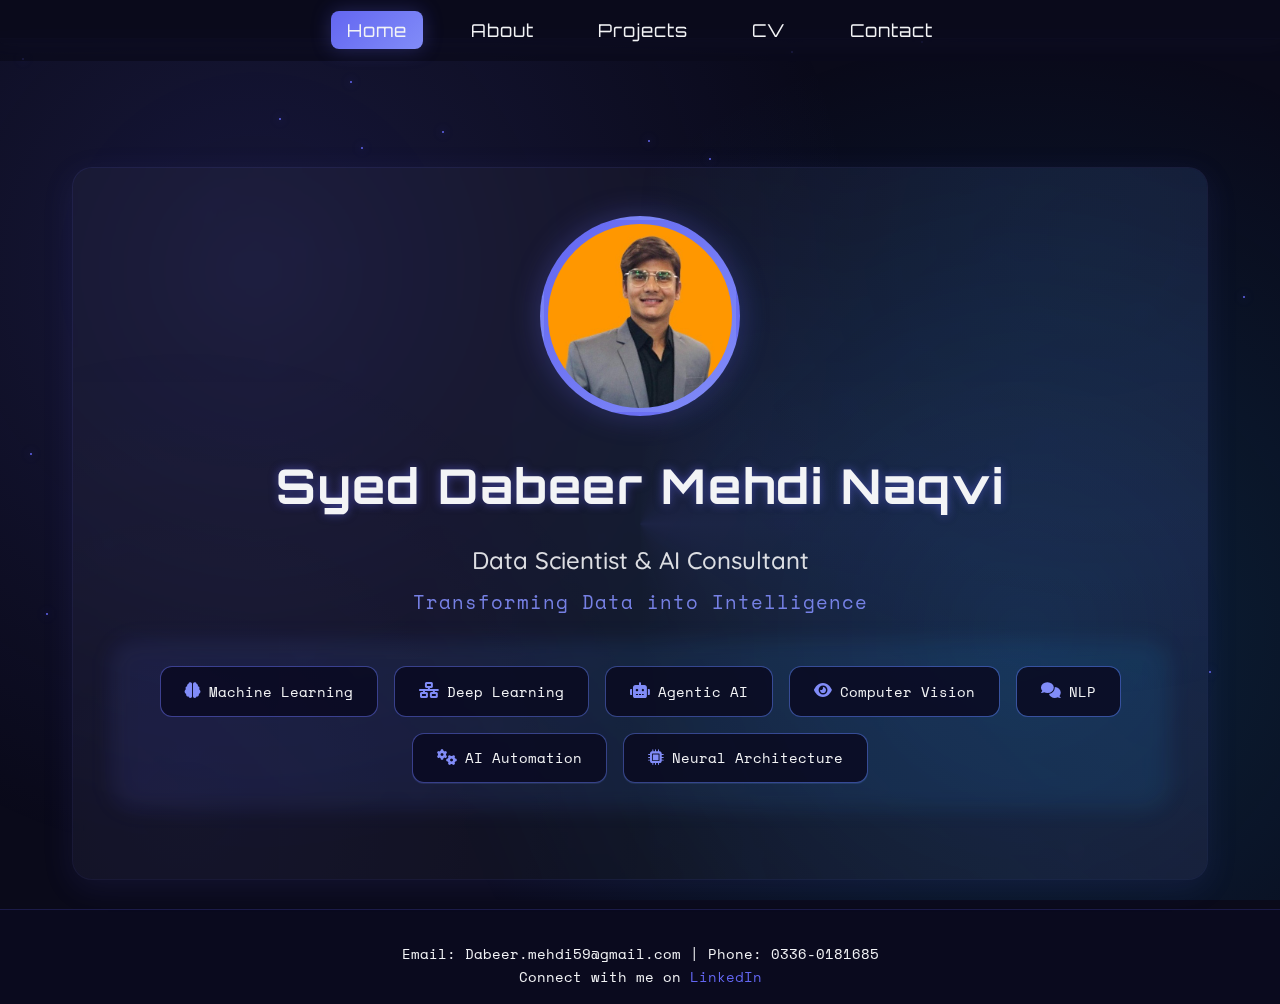
<file: index.html>
<!DOCTYPE html>
<html lang="en">
<head>
    <meta charset="UTF-8">
    <meta name="viewport" content="width=device-width, initial-scale=1.0">
    <title>Syed Dabeer Mehdi Naqvi - AI & Data Science Portfolio</title>
    <link rel="stylesheet" href="styles.css">
    <link rel="stylesheet" href="https://cdnjs.cloudflare.com/ajax/libs/font-awesome/6.0.0/css/all.min.css">
    <meta name="description" content="Portfolio of Syed Dabeer Mehdi Naqvi - AI Engineer specializing in Machine Learning, Deep Learning, and Intelligent Systems">
</head>
<body>
    <!-- Particle Container -->
    <div class="particles" id="particles"></div>

    <header>
        <nav>
            <ul>
                <li><a href="index.html" class="active">Home</a></li>
                <li><a href="about.html">About</a></li>
                <li><a href="projects.html">Projects</a></li>
                <li><a href="cv.html">CV</a></li>
                <li><a href="contact.html">Contact</a></li>
            </ul>
        </nav>
    </header>

    <main>
        <section class="profile-section">
            <img src="1710089454415.jfif" alt="Syed Dabeer Mehdi Naqvi">
            <h1>Syed Dabeer Mehdi Naqvi</h1>
            <p class="lead">Data Scientist & AI Consultant</p>
            <p class="subtitle">Transforming Data into Intelligence</p>
            
            <div class="tech-stack">
                <span class="tech-tag" data-type="ai">
                    <i class="fas fa-brain"></i>
                    Machine Learning
                </span>
                <span class="tech-tag" data-type="ai">
                    <i class="fas fa-network-wired"></i>
                    Deep Learning
                </span>
                <span class="tech-tag" data-type="ai">
                    <i class="fas fa-robot"></i>
                    Agentic AI
                </span>
                <span class="tech-tag" data-type="ai">
                    <i class="fas fa-eye"></i>
                    Computer Vision
                </span>
                <span class="tech-tag" data-type="ai">
                    <i class="fas fa-comments"></i>
                    NLP
                </span>
                <span class="tech-tag" data-type="ai">
                    <i class="fas fa-cogs"></i>
                    AI Automation
                </span>
                <span class="tech-tag" data-type="ai">
                    <i class="fas fa-microchip"></i>
                    Neural Architecture
                </span>
            </div>
        </section>
    </main>

    <footer>
        <div class="contact-info">
            <p>Email: Dabeer.mehdi59@gmail.com | Phone: 0336-0181685</p>
            <p>Connect with me on <a href="https://www.linkedin.com/in/dabeer-naqvi-3085711b7" target="_blank">LinkedIn</a></p>
        </div>
    </footer>

    <script>
        // Create particles
        function createParticles() {
            const particlesContainer = document.getElementById('particles');
            const numberOfParticles = 50;

            for (let i = 0; i < numberOfParticles; i++) {
                const particle = document.createElement('div');
                particle.className = 'particle';
                
                // Random position
                particle.style.left = Math.random() * 100 + '%';
                particle.style.top = Math.random() * 100 + '%';
                
                // Random animation duration
                particle.style.animationDuration = (Math.random() * 20 + 10) + 's';
                
                // Random delay
                particle.style.animationDelay = (Math.random() * 5) + 's';
                
                particlesContainer.appendChild(particle);
            }
        }

        // Initialize particles
        createParticles();

        // Recreate particles periodically
        setInterval(() => {
            const particles = document.getElementById('particles');
            particles.innerHTML = '';
            createParticles();
        }, 30000);
    </script>
</body>
</html>
</file>
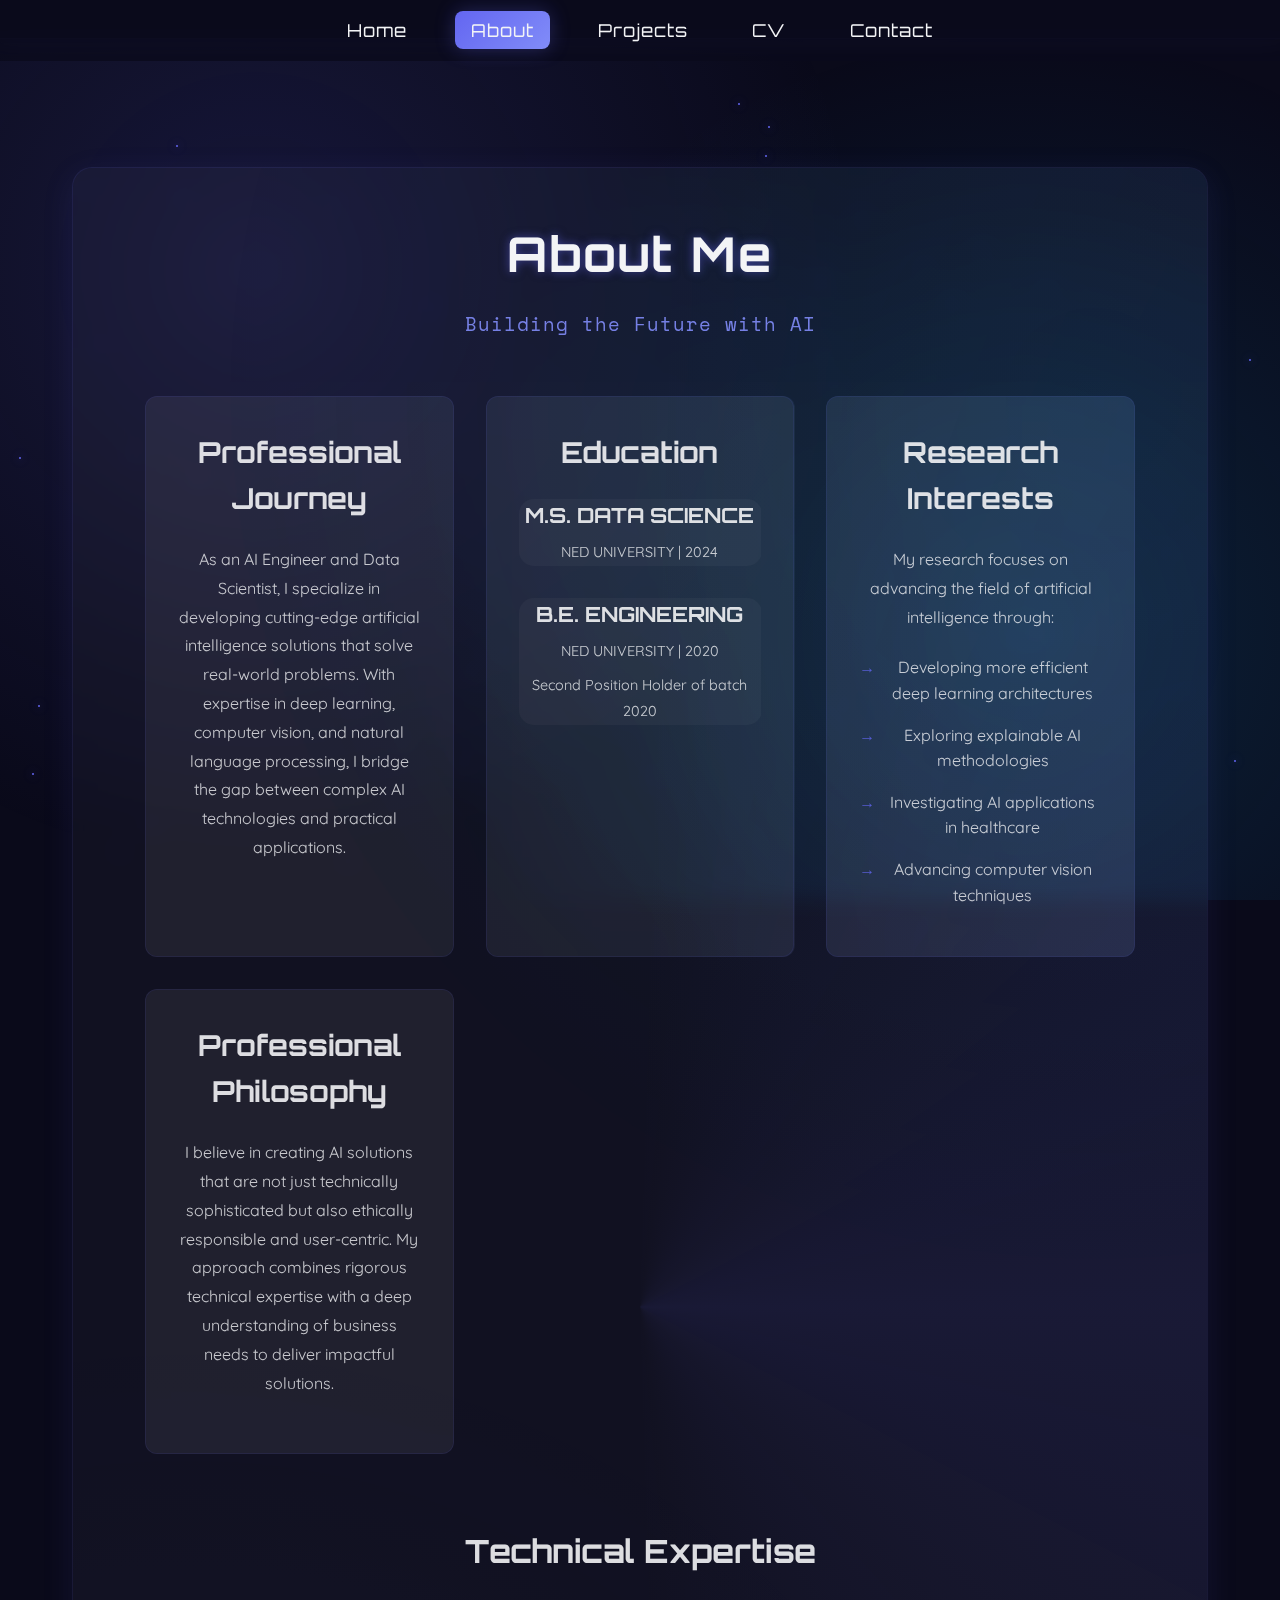
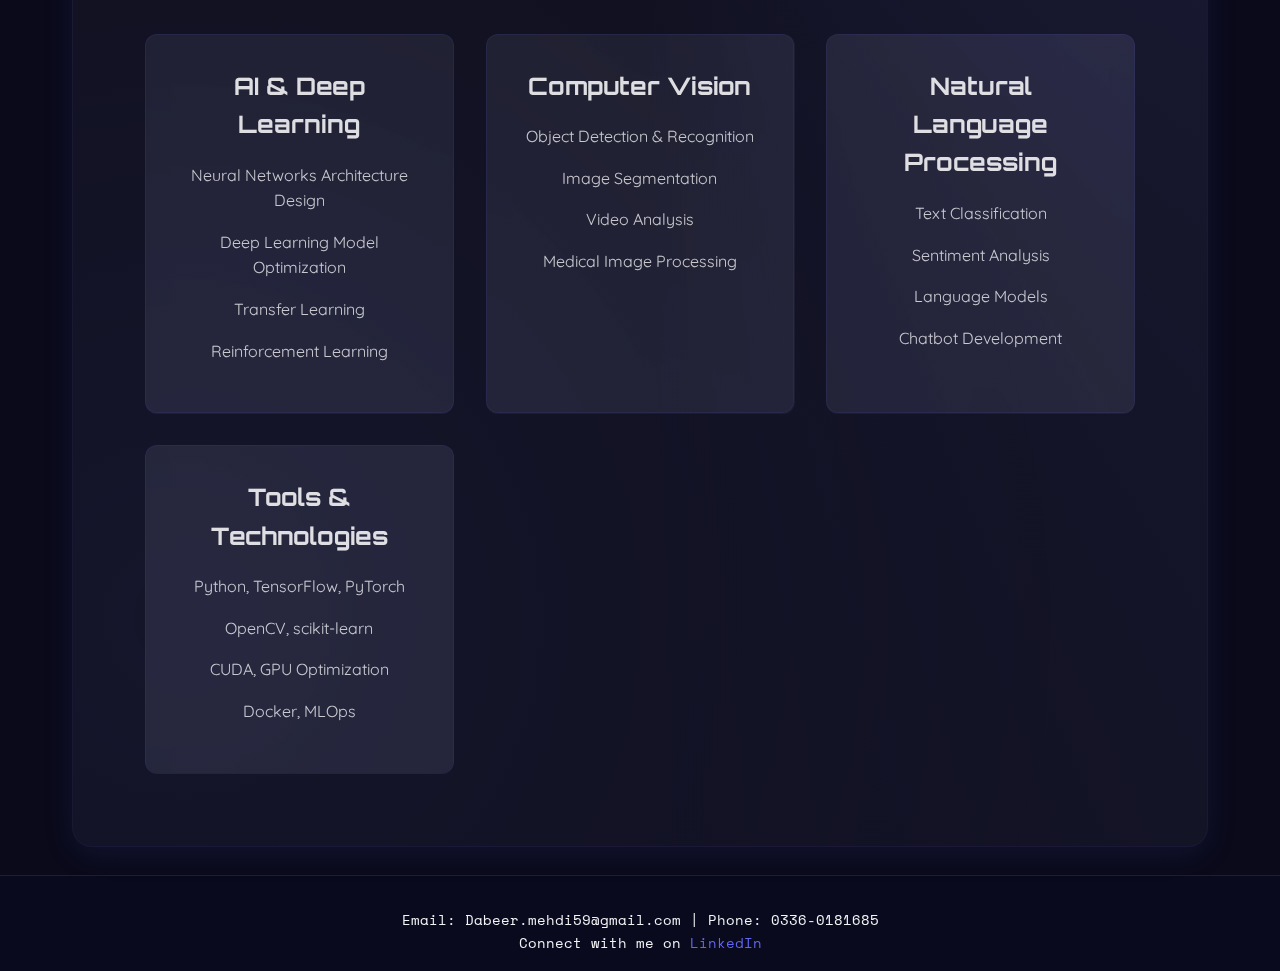
<file: about.html>
<!DOCTYPE html>
<html lang="en">
<head>
    <meta charset="UTF-8">
    <meta name="viewport" content="width=device-width, initial-scale=1.0">
    <title>About - Syed Dabeer Mehdi Naqvi</title>
    <link rel="stylesheet" href="styles.css">
    <meta name="description" content="Learn about Syed Dabeer Mehdi Naqvi - AI Engineer and Data Scientist specializing in deep learning, computer vision, and intelligent systems">
</head>
<body>
    <!-- Particle Container -->
    <div class="particles" id="particles"></div>

    <header>
        <nav>
            <ul>
                <li><a href="index.html">Home</a></li>
                <li><a href="about.html" class="active">About</a></li>
                <li><a href="projects.html">Projects</a></li>
                <li><a href="cv.html">CV</a></li>
                <li><a href="contact.html">Contact</a></li>
            </ul>
        </nav>
    </header>

    <main>
        <section class="profile-section">
            <h1>About Me</h1>
            <p class="subtitle">Building the Future with AI</p>
            
            <div class="about-content">
                <div class="about-card">
                    <h2>Professional Journey</h2>
                    <p>As an AI Engineer and Data Scientist, I specialize in developing cutting-edge artificial intelligence solutions that solve real-world problems. With expertise in deep learning, computer vision, and natural language processing, I bridge the gap between complex AI technologies and practical applications.</p>
                </div>

                <div class="about-card">
                    <h2>Education</h2>
                    <div class="education-item">
                        <h3>M.S. DATA SCIENCE</h3>
                        <p>NED UNIVERSITY | 2024</p>
                    </div>
                    <div class="education-item">
                        <h3>B.E. ENGINEERING</h3>
                        <p>NED UNIVERSITY | 2020</p>
                        <p>Second Position Holder of batch 2020</p>
                    </div>
                </div>

                <div class="about-card">
                    <h2>Research Interests</h2>
                    <p>My research focuses on advancing the field of artificial intelligence through:</p>
                    <ul class="research-list">
                        <li>Developing more efficient deep learning architectures</li>
                        <li>Exploring explainable AI methodologies</li>
                        <li>Investigating AI applications in healthcare</li>
                        <li>Advancing computer vision techniques</li>
                    </ul>
                </div>

                <div class="about-card">
                    <h2>Professional Philosophy</h2>
                    <p>I believe in creating AI solutions that are not just technically sophisticated but also ethically responsible and user-centric. My approach combines rigorous technical expertise with a deep understanding of business needs to deliver impactful solutions.</p>
                </div>
            </div>

            <h2 class="section-title">Technical Expertise</h2>
            <div class="expertise-grid">
                <div class="expertise-card">
                    <h3>AI & Deep Learning</h3>
                    <ul>
                        <li>Neural Networks Architecture Design</li>
                        <li>Deep Learning Model Optimization</li>
                        <li>Transfer Learning</li>
                        <li>Reinforcement Learning</li>
                    </ul>
                </div>
                <div class="expertise-card">
                    <h3>Computer Vision</h3>
                    <ul>
                        <li>Object Detection & Recognition</li>
                        <li>Image Segmentation</li>
                        <li>Video Analysis</li>
                        <li>Medical Image Processing</li>
                    </ul>
                </div>
                <div class="expertise-card">
                    <h3>Natural Language Processing</h3>
                    <ul>
                        <li>Text Classification</li>
                        <li>Sentiment Analysis</li>
                        <li>Language Models</li>
                        <li>Chatbot Development</li>
                    </ul>
                </div>
                <div class="expertise-card">
                    <h3>Tools & Technologies</h3>
                    <ul>
                        <li>Python, TensorFlow, PyTorch</li>
                        <li>OpenCV, scikit-learn</li>
                        <li>CUDA, GPU Optimization</li>
                        <li>Docker, MLOps</li>
                    </ul>
                </div>
            </div>
        </section>
    </main>

    <footer>
        <div class="contact-info">
            <p>Email: Dabeer.mehdi59@gmail.com | Phone: 0336-0181685</p>
            <p>Connect with me on <a href="https://www.linkedin.com/in/dabeer-naqvi-3085711b7" target="_blank">LinkedIn</a></p>
        </div>
    </footer>

    <script>
        // Create particles
        function createParticles() {
            const particlesContainer = document.getElementById('particles');
            const numberOfParticles = 50;

            for (let i = 0; i < numberOfParticles; i++) {
                const particle = document.createElement('div');
                particle.className = 'particle';
                
                // Random position
                particle.style.left = Math.random() * 100 + '%';
                particle.style.top = Math.random() * 100 + '%';
                
                // Random animation duration
                particle.style.animationDuration = (Math.random() * 20 + 10) + 's';
                
                // Random delay
                particle.style.animationDelay = (Math.random() * 5) + 's';
                
                particlesContainer.appendChild(particle);
            }
        }

        // Initialize particles
        createParticles();

        // Recreate particles periodically
        setInterval(() => {
            const particles = document.getElementById('particles');
            particles.innerHTML = '';
            createParticles();
        }, 30000);
    </script>
</body>
</html>
</file>
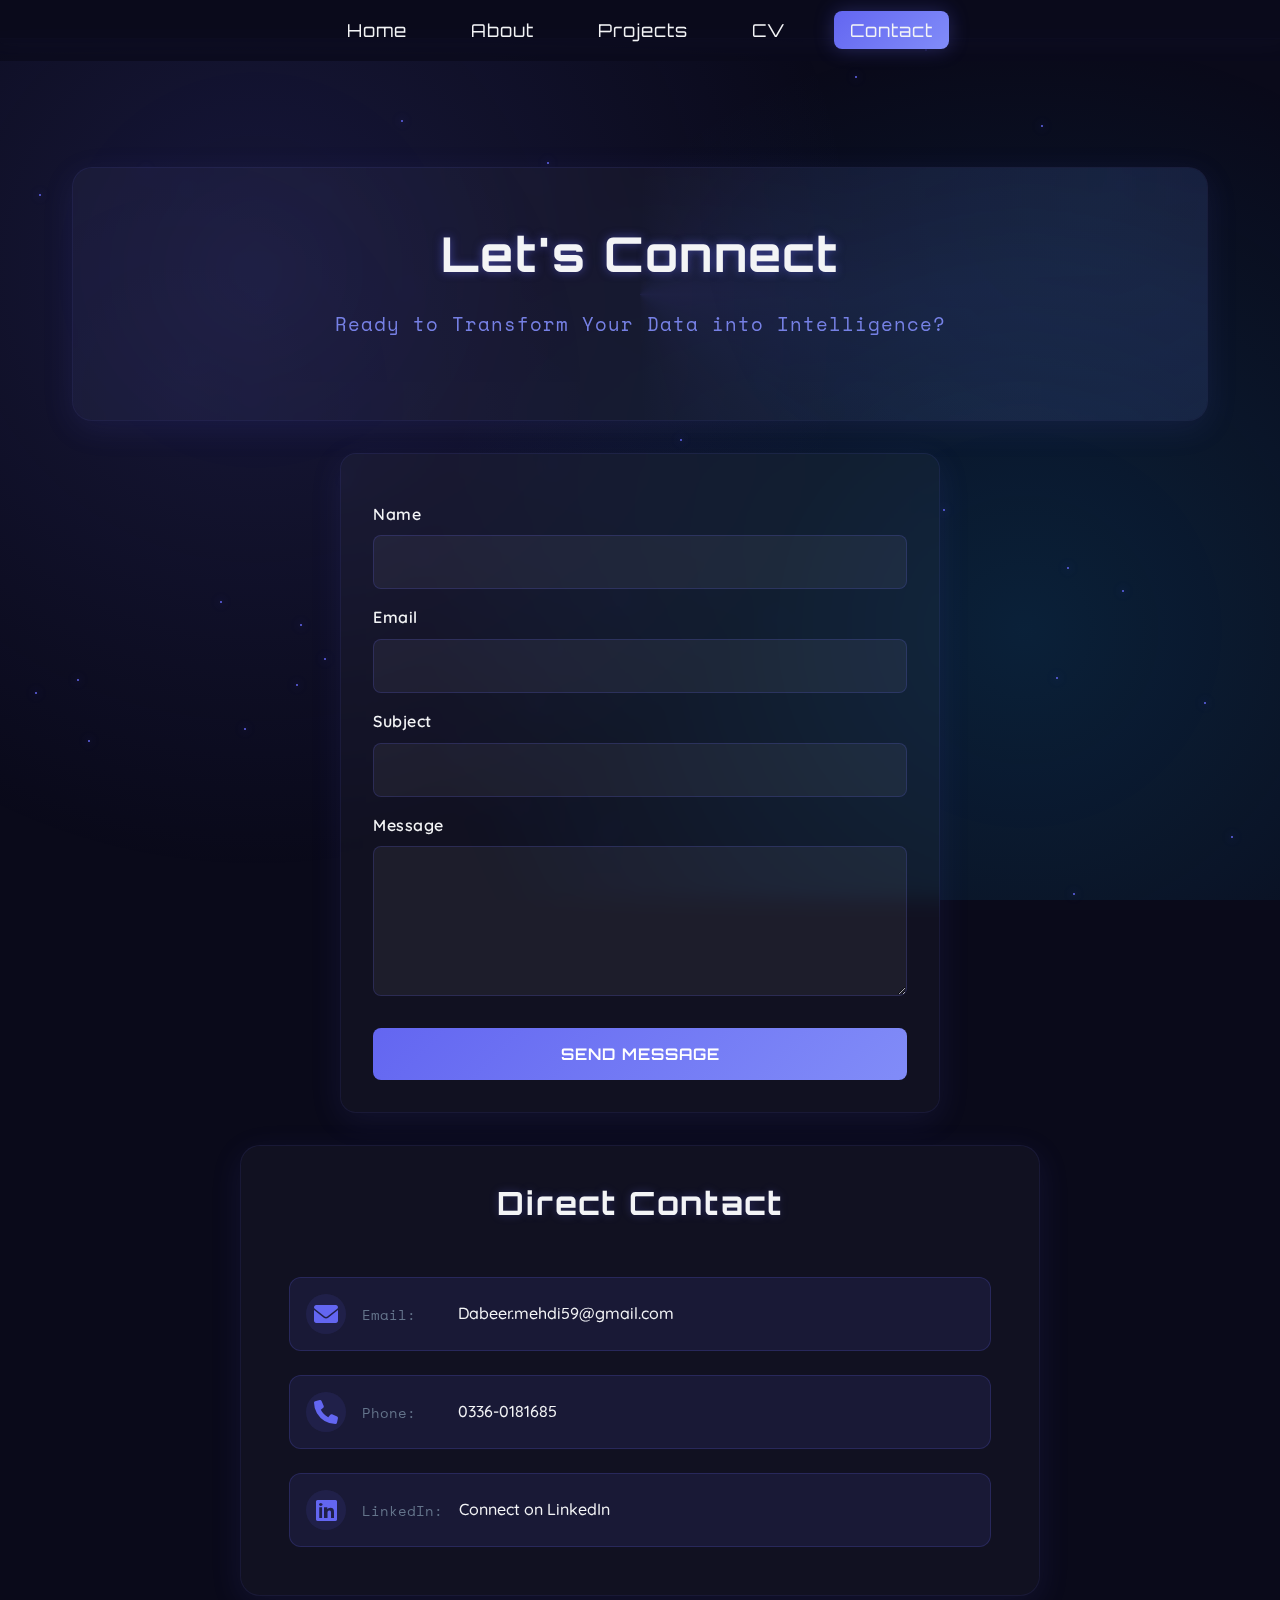
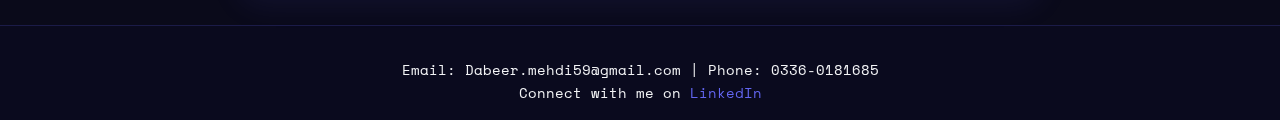
<file: contact.html>
<!DOCTYPE html>
<html lang="en">
<head>
    <meta charset="UTF-8">
    <meta name="viewport" content="width=device-width, initial-scale=1.0">
    <title>Contact - Syed Dabeer Mehdi Naqvi</title>
    <link rel="stylesheet" href="styles.css">
    <link rel="stylesheet" href="https://cdnjs.cloudflare.com/ajax/libs/font-awesome/6.0.0/css/all.min.css">
    <meta name="description" content="Get in touch with Syed Dabeer Mehdi Naqvi for AI and Data Science consulting, collaboration, or inquiries">
</head>
<body>
    <!-- Particle Container -->
    <div class="particles" id="particles"></div>

    <header>
        <nav>
            <ul>
                <li><a href="index.html">Home</a></li>
                <li><a href="about.html">About</a></li>
                <li><a href="projects.html">Projects</a></li>
                <li><a href="cv.html">CV</a></li>
                <li><a href="contact.html" class="active">Contact</a></li>
            </ul>
        </nav>
    </header>

    <main>
        <section class="profile-section">
            <h1>Let's Connect</h1>
            <p class="subtitle">Ready to Transform Your Data into Intelligence?</p>
        </section>

        <form id="contact-form">
            <label for="name">Name</label>
            <input type="text" id="name" name="name" required>

            <label for="email">Email</label>
            <input type="email" id="email" name="email" required>

            <label for="subject">Subject</label>
            <input type="text" id="subject" name="subject" required>

            <label for="message">Message</label>
            <textarea id="message" name="message" required></textarea>

            <button type="submit">Send Message</button>
        </form>

        <section class="direct-contact-section">
            <h2>Direct Contact</h2>
            <div class="direct-contact-grid">
                <div class="contact-item">
                    <i class="fas fa-envelope"></i>
                    <span class="contact-label">Email:</span>
                    <a href="mailto:Dabeer.mehdi59@gmail.com" class="contact-value">Dabeer.mehdi59@gmail.com</a>
                </div>
                <div class="contact-item">
                    <i class="fas fa-phone"></i>
                    <span class="contact-label">Phone:</span>
                    <a href="tel:+923360181685" class="contact-value">0336-0181685</a>
                </div>
                <div class="contact-item">
                    <i class="fab fa-linkedin"></i>
                    <span class="contact-label">LinkedIn:</span>
                    <a href="https://www.linkedin.com/in/dabeer-naqvi-3085711b7" target="_blank" class="contact-value">Connect on LinkedIn</a>
                </div>
            </div>
        </section>
    </main>

    <footer>
        <div class="contact-info">
            <p>Email: Dabeer.mehdi59@gmail.com | Phone: 0336-0181685</p>
            <p>Connect with me on <a href="https://www.linkedin.com/in/dabeer-naqvi-3085711b7" target="_blank">LinkedIn</a></p>
        </div>
    </footer>

    <script>
        // Create particles
        function createParticles() {
            const particlesContainer = document.getElementById('particles');
            const numberOfParticles = 50;

            for (let i = 0; i < numberOfParticles; i++) {
                const particle = document.createElement('div');
                particle.className = 'particle';
                
                // Random position
                particle.style.left = Math.random() * 100 + '%';
                particle.style.top = Math.random() * 100 + '%';
                
                // Random animation duration
                particle.style.animationDuration = (Math.random() * 20 + 10) + 's';
                
                // Random delay
                particle.style.animationDelay = (Math.random() * 5) + 's';
                
                particlesContainer.appendChild(particle);
            }
        }

        // Initialize particles
        createParticles();

        // Recreate particles periodically
        setInterval(() => {
            const particles = document.getElementById('particles');
            particles.innerHTML = '';
            createParticles();
        }, 30000);

        // Form submission animation
        const form = document.getElementById('contact-form');
        form.addEventListener('submit', (e) => {
            e.preventDefault();
            const button = form.querySelector('button');
            button.textContent = 'Sending...';
            button.disabled = true;
            
            // Simulate form submission
            setTimeout(() => {
                button.textContent = 'Message Sent!';
                form.reset();
                setTimeout(() => {
                    button.textContent = 'Send Message';
                    button.disabled = false;
                }, 2000);
            }, 1500);
        });
    </script>
</body>
</html>
</file>
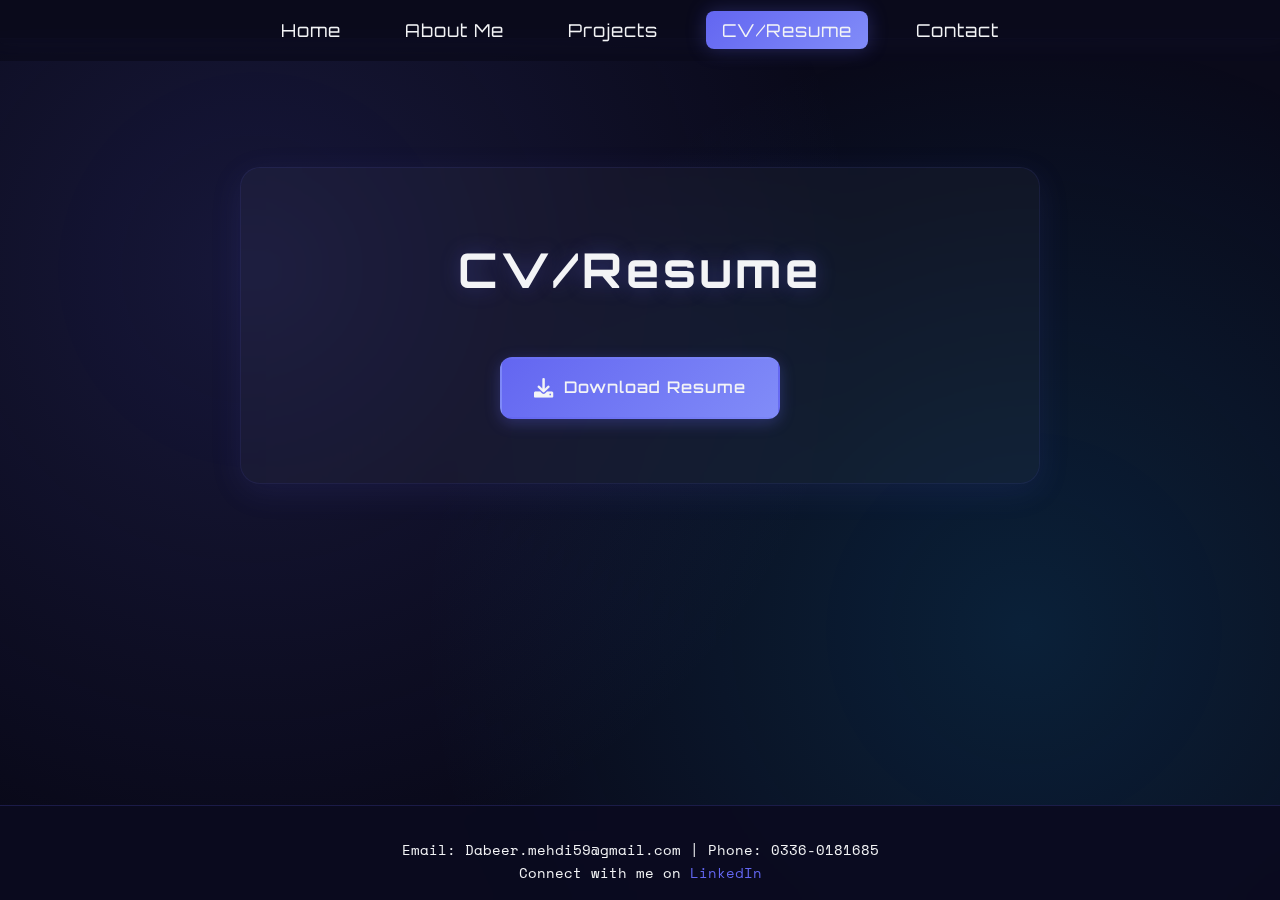
<file: cv.html>
<!DOCTYPE html>
<html lang="en">
<head>
    <meta charset="UTF-8">
    <meta name="viewport" content="width=device-width, initial-scale=1.0">
    <meta name="description" content="CV/Resume of Syed Dabeer Mehdi Naqvi">
    <title>CV/Resume - Syed Dabeer Mehdi Naqvi</title>
    <link rel="stylesheet" href="styles.css">
    <link rel="stylesheet" href="https://cdnjs.cloudflare.com/ajax/libs/font-awesome/6.0.0/css/all.min.css">
</head>
<body>
    <header>
        <nav>
            <ul>
                <li><a href="index.html">Home</a></li>
                <li><a href="about.html">About Me</a></li>
                <li><a href="projects.html">Projects</a></li>
                <li><a href="cv.html" class="active">CV/Resume</a></li>
                <li><a href="contact.html">Contact</a></li>
            </ul>
        </nav>
    </header>
    <main>
        <div class="cv-container">
            <h1>CV/Resume</h1>
            <div class="download-section">
                <p>
                    <a href="Syed_Dabeer_Resume (1).pdf" download class="download-button">
                        <i class="fas fa-download"></i>
                        Download Resume
                    </a>
                </p>
            </div>
        </div>
    </main>
    <footer>
        <div class="contact-info">
            <p>Email: Dabeer.mehdi59@gmail.com | Phone: 0336-0181685</p>
            <p>Connect with me on <a href="https://www.linkedin.com/in/dabeer-naqvi-3085711b7" target="_blank">LinkedIn</a></p>
        </div>
    </footer>
</body>
</html>
</file>
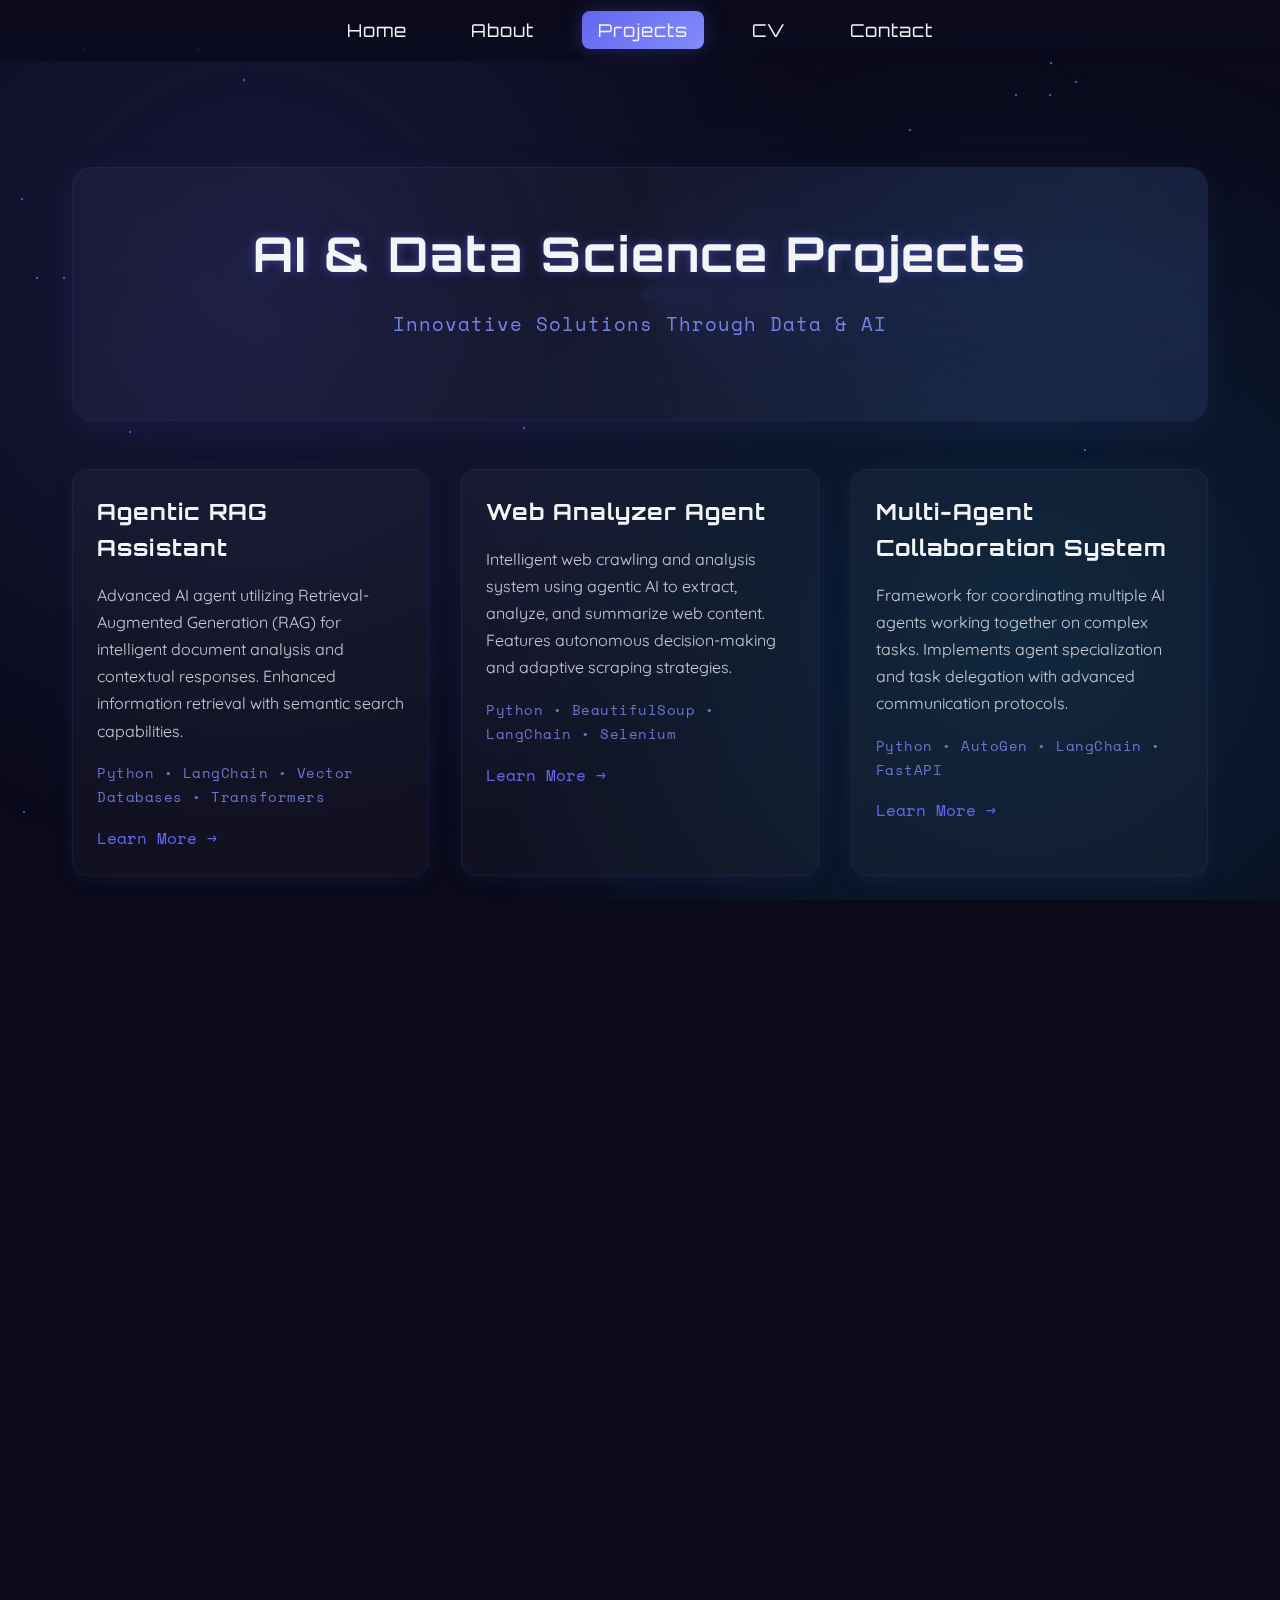
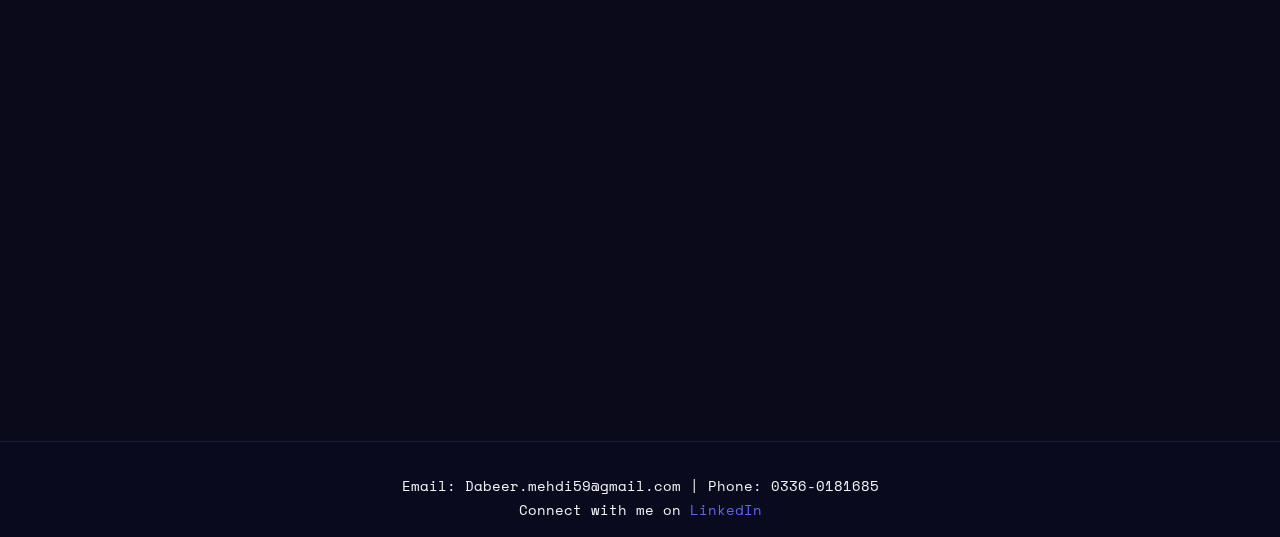
<file: projects.html>
<!DOCTYPE html>
<html lang="en">
<head>
    <meta charset="UTF-8">
    <meta name="viewport" content="width=device-width, initial-scale=1.0">
    <title>Projects - Syed Dabeer Mehdi Naqvi</title>
    <link rel="stylesheet" href="styles.css">
    <meta name="description" content="Explore AI and Data Science projects by Syed Dabeer Mehdi Naqvi, including machine learning, computer vision, and NLP applications">
</head>
<body>
    <!-- Particle Container -->
    <div class="particles" id="particles"></div>

    <header>
        <nav>
            <ul>
                <li><a href="index.html">Home</a></li>
                <li><a href="about.html">About</a></li>
                <li><a href="projects.html" class="active">Projects</a></li>
                <li><a href="cv.html">CV</a></li>
                <li><a href="contact.html">Contact</a></li>
            </ul>
        </nav>
    </header>

    <main>
        <section class="profile-section">
            <h1>AI & Data Science Projects</h1>
            <p class="subtitle">Innovative Solutions Through Data & AI</p>
        </section>

        <div class="projects-grid">
            <article class="project-card">
                <h2>Agentic RAG Assistant</h2>
                <p>Advanced AI agent utilizing Retrieval-Augmented Generation (RAG) for intelligent document analysis and contextual responses. Enhanced information retrieval with semantic search capabilities.</p>
                <p class="tech">Python • LangChain • Vector Databases • Transformers</p>
                <a href="#">Learn More →</a>
            </article>

            <article class="project-card">
                <h2>Web Analyzer Agent</h2>
                <p>Intelligent web crawling and analysis system using agentic AI to extract, analyze, and summarize web content. Features autonomous decision-making and adaptive scraping strategies.</p>
                <p class="tech">Python • BeautifulSoup • LangChain • Selenium</p>
                <a href="#">Learn More →</a>
            </article>

            <article class="project-card">
                <h2>Multi-Agent Collaboration System</h2>
                <p>Framework for coordinating multiple AI agents working together on complex tasks. Implements agent specialization and task delegation with advanced communication protocols.</p>
                <p class="tech">Python • AutoGen • LangChain • FastAPI</p>
                <a href="#">Learn More →</a>
            </article>

            <article class="project-card">
                <h2>Vision-Care AI</h2>
                <p>An advanced computer vision system for early detection of eye diseases using deep learning. Achieved 95% accuracy in identifying common retinal conditions.</p>
                <p class="tech">Python • TensorFlow • OpenCV • Deep Learning</p>
                <a href="#">Learn More →</a>
            </article>

            <article class="project-card">
                <h2>Cardio-Pulse Guardian</h2>
                <p>Real-time heart disease prediction system using machine learning and ECG data analysis. Implemented in collaboration with healthcare providers.</p>
                <p class="tech">Python • Scikit-learn • TensorFlow • Time Series Analysis</p>
                <a href="#">Learn More →</a>
            </article>

            <article class="project-card">
                <h2>AI-Powered Education Chatbot</h2>
                <p>Intelligent tutoring system using NLP to provide personalized learning assistance. Supports multiple subjects and learning styles.</p>
                <p class="tech">Python • BERT • Transformers • NLP</p>
                <a href="#">Learn More →</a>
            </article>

            <article class="project-card">
                <h2>Smart Energy Analytics</h2>
                <p>Power consumption forecasting and optimization using machine learning. Reduced energy costs by 25% for commercial buildings.</p>
                <p class="tech">Python • Prophet • Pandas • Time Series</p>
                <a href="#">Learn More →</a>
            </article>

            <article class="project-card">
                <h2>Financial Market Predictor</h2>
                <p>Advanced stock market analysis tool using machine learning and sentiment analysis of financial news.</p>
                <p class="tech">Python • LSTM • NLP • Financial Analysis</p>
                <a href="#">Learn More →</a>
            </article>

            <article class="project-card">
                <h2>Customer Behavior Analytics</h2>
                <p>Comprehensive Power BI dashboard analyzing customer behavior patterns and predicting future trends.</p>
                <p class="tech">Power BI • DAX • SQL • Data Visualization</p>
                <a href="#">Learn More →</a>
            </article>

            <article class="project-card">
                <h2>Supply Chain Optimization</h2>
                <p>AI-driven supply chain optimization system using reinforcement learning for inventory management.</p>
                <p class="tech">Python • Reinforcement Learning • Operations Research</p>
                <a href="#">Learn More →</a>
            </article>
        </div>
    </main>

    <footer>
        <div class="contact-info">
            <p>Email: Dabeer.mehdi59@gmail.com | Phone: 0336-0181685</p>
            <p>Connect with me on <a href="https://www.linkedin.com/in/dabeer-naqvi-3085711b7" target="_blank">LinkedIn</a></p>
        </div>
    </footer>

    <script>
        // Create particles
        function createParticles() {
            const particlesContainer = document.getElementById('particles');
            const numberOfParticles = 50;

            for (let i = 0; i < numberOfParticles; i++) {
                const particle = document.createElement('div');
                particle.className = 'particle';
                
                // Random position
                particle.style.left = Math.random() * 100 + '%';
                particle.style.top = Math.random() * 100 + '%';
                
                // Random animation duration
                particle.style.animationDuration = (Math.random() * 20 + 10) + 's';
                
                // Random delay
                particle.style.animationDelay = (Math.random() * 5) + 's';
                
                particlesContainer.appendChild(particle);
            }
        }

        // Initialize particles
        createParticles();

        // Recreate particles periodically
        setInterval(() => {
            const particles = document.getElementById('particles');
            particles.innerHTML = '';
            createParticles();
        }, 30000);

        // Add animation to project cards on scroll
        const observerOptions = {
            threshold: 0.1
        };

        const observer = new IntersectionObserver((entries) => {
            entries.forEach(entry => {
                if (entry.isIntersecting) {
                    entry.target.style.opacity = '1';
                    entry.target.style.transform = 'translateY(0)';
                }
            });
        }, observerOptions);

        document.querySelectorAll('.project-card').forEach(card => {
            card.style.opacity = '0';
            card.style.transform = 'translateY(20px)';
            card.style.transition = 'all 0.5s ease-out';
            observer.observe(card);
        });
    </script>
</body>
</html>
</file>
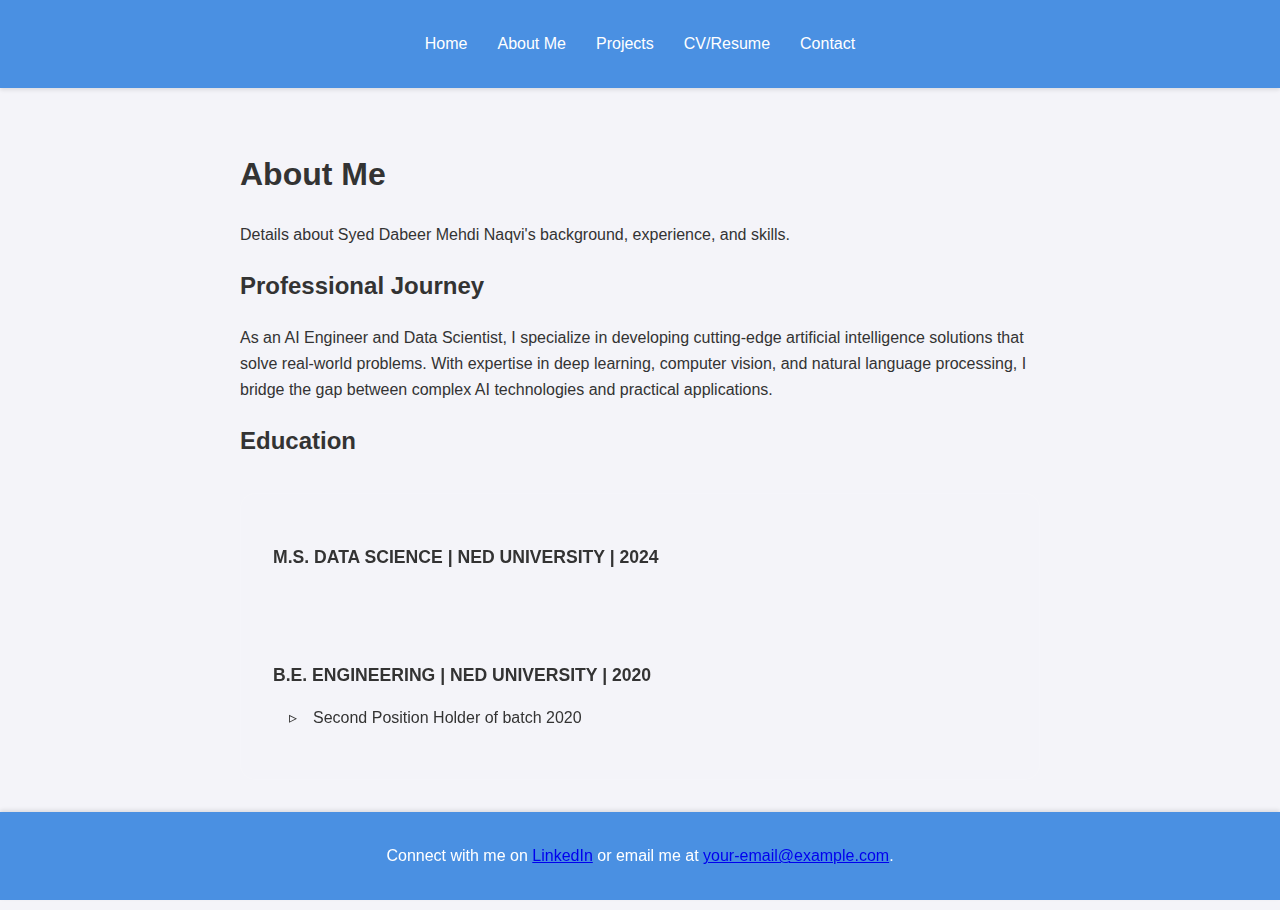
<file: dabeer/about.html>
<!DOCTYPE html>
<html lang="en">
<head>
    <meta charset="UTF-8">
    <meta name="viewport" content="width=device-width, initial-scale=1.0">
    <meta name="description" content="About Syed Dabeer Mehdi Naqvi">
    <title>About Me - Syed Dabeer Mehdi Naqvi</title>
    <link rel="stylesheet" href="styles.css">
</head>
<body>
    <header>
        <nav>
            <ul>
                <li><a href="index.html">Home</a></li>
                <li><a href="about.html">About Me</a></li>
                <li><a href="projects.html">Projects</a></li>
                <li><a href="cv.html">CV/Resume</a></li>
                <li><a href="contact.html">Contact</a></li>
            </ul>
        </nav>
    </header>
    <main>
        <h1>About Me</h1>
        <p>Details about Syed Dabeer Mehdi Naqvi's background, experience, and skills.</p>

        <h2>Professional Journey</h2>
        <p>As an AI Engineer and Data Scientist, I specialize in developing cutting-edge artificial intelligence solutions that solve real-world problems. With expertise in deep learning, computer vision, and natural language processing, I bridge the gap between complex AI technologies and practical applications.</p>
        
        <h2>Education</h2>
        <div class="education-section">
            <div class="education-item">
                <h3>M.S. DATA SCIENCE | NED UNIVERSITY | 2024</h3>
            </div>
            <div class="education-item">
                <h3>B.E. ENGINEERING | NED UNIVERSITY | 2020</h3>
                <ul>
                    <li>Second Position Holder of batch 2020</li>
                </ul>
            </div>
        </div>

        <h2>Technical Expertise</h2>
    </main>
    <footer>
        <p>Connect with me on <a href="https://www.linkedin.com">LinkedIn</a> or email me at <a href="mailto:your-email@example.com">your-email@example.com</a>.</p>
    </footer>
</body>
</html>
</file>
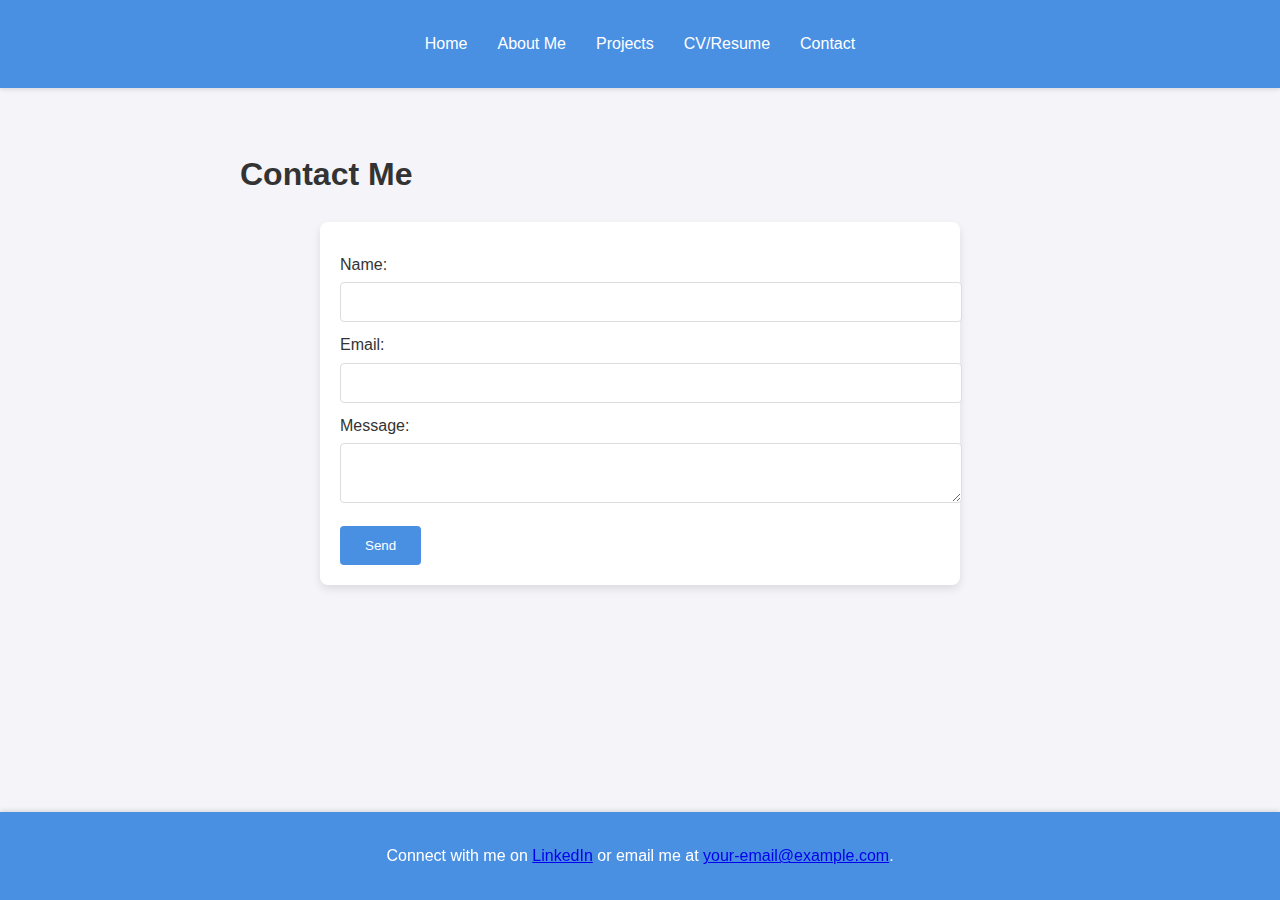
<file: dabeer/contact.html>
<!DOCTYPE html>
<html lang="en">
<head>
    <meta charset="UTF-8">
    <meta name="viewport" content="width=device-width, initial-scale=1.0">
    <meta name="description" content="Contact Syed Dabeer Mehdi Naqvi">
    <title>Contact - Syed Dabeer Mehdi Naqvi</title>
    <link rel="stylesheet" href="styles.css">
</head>
<body>
    <header>
        <nav>
            <ul>
                <li><a href="index.html">Home</a></li>
                <li><a href="about.html">About Me</a></li>
                <li><a href="projects.html">Projects</a></li>
                <li><a href="cv.html">CV/Resume</a></li>
                <li><a href="contact.html">Contact</a></li>
            </ul>
        </nav>
    </header>
    <main>
        <h1>Contact Me</h1>
        <form action="#" method="post">
            <label for="name">Name:</label>
            <input type="text" id="name" name="name" required>
            <label for="email">Email:</label>
            <input type="email" id="email" name="email" required>
            <label for="message">Message:</label>
            <textarea id="message" name="message" required></textarea>
            <button type="submit">Send</button>
        </form>
    </main>
    <footer>
        <p>Connect with me on <a href="https://www.linkedin.com">LinkedIn</a> or email me at <a href="mailto:your-email@example.com">your-email@example.com</a>.</p>
    </footer>
</body>
</html>
</file>
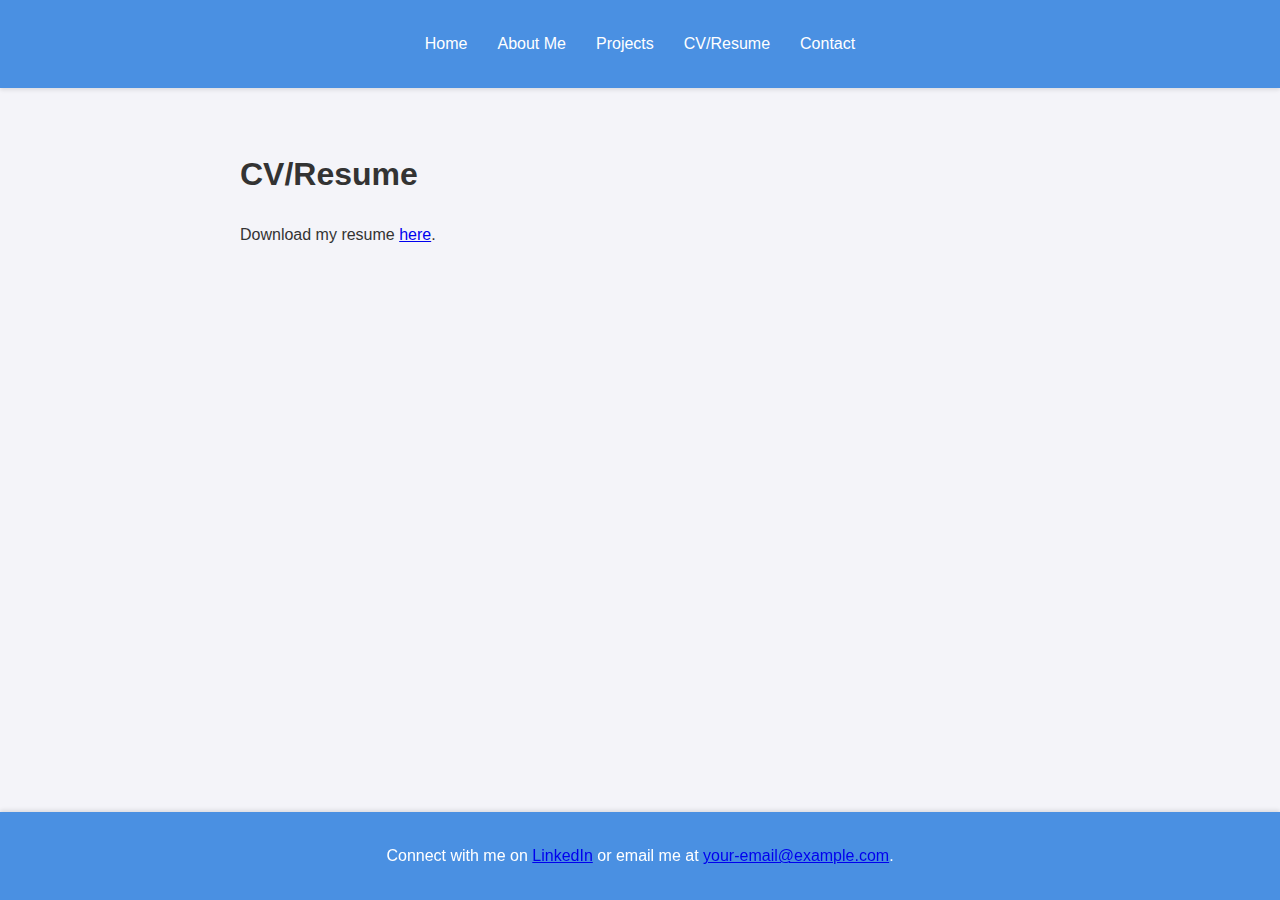
<file: dabeer/cv.html>
<!DOCTYPE html>
<html lang="en">
<head>
    <meta charset="UTF-8">
    <meta name="viewport" content="width=device-width, initial-scale=1.0">
    <meta name="description" content="CV/Resume of Syed Dabeer Mehdi Naqvi">
    <title>CV/Resume - Syed Dabeer Mehdi Naqvi</title>
    <link rel="stylesheet" href="styles.css">
</head>
<body>
    <header>
        <nav>
            <ul>
                <li><a href="index.html">Home</a></li>
                <li><a href="about.html">About Me</a></li>
                <li><a href="projects.html">Projects</a></li>
                <li><a href="cv.html">CV/Resume</a></li>
                <li><a href="contact.html">Contact</a></li>
            </ul>
        </nav>
    </header>
    <main>
        <h1>CV/Resume</h1>
        <p>Download my resume <a href="resume.pdf" download>here</a>.</p>
    </main>
    <footer>
        <p>Connect with me on <a href="https://www.linkedin.com">LinkedIn</a> or email me at <a href="mailto:your-email@example.com">your-email@example.com</a>.</p>
    </footer>
</body>
</html>
</file>
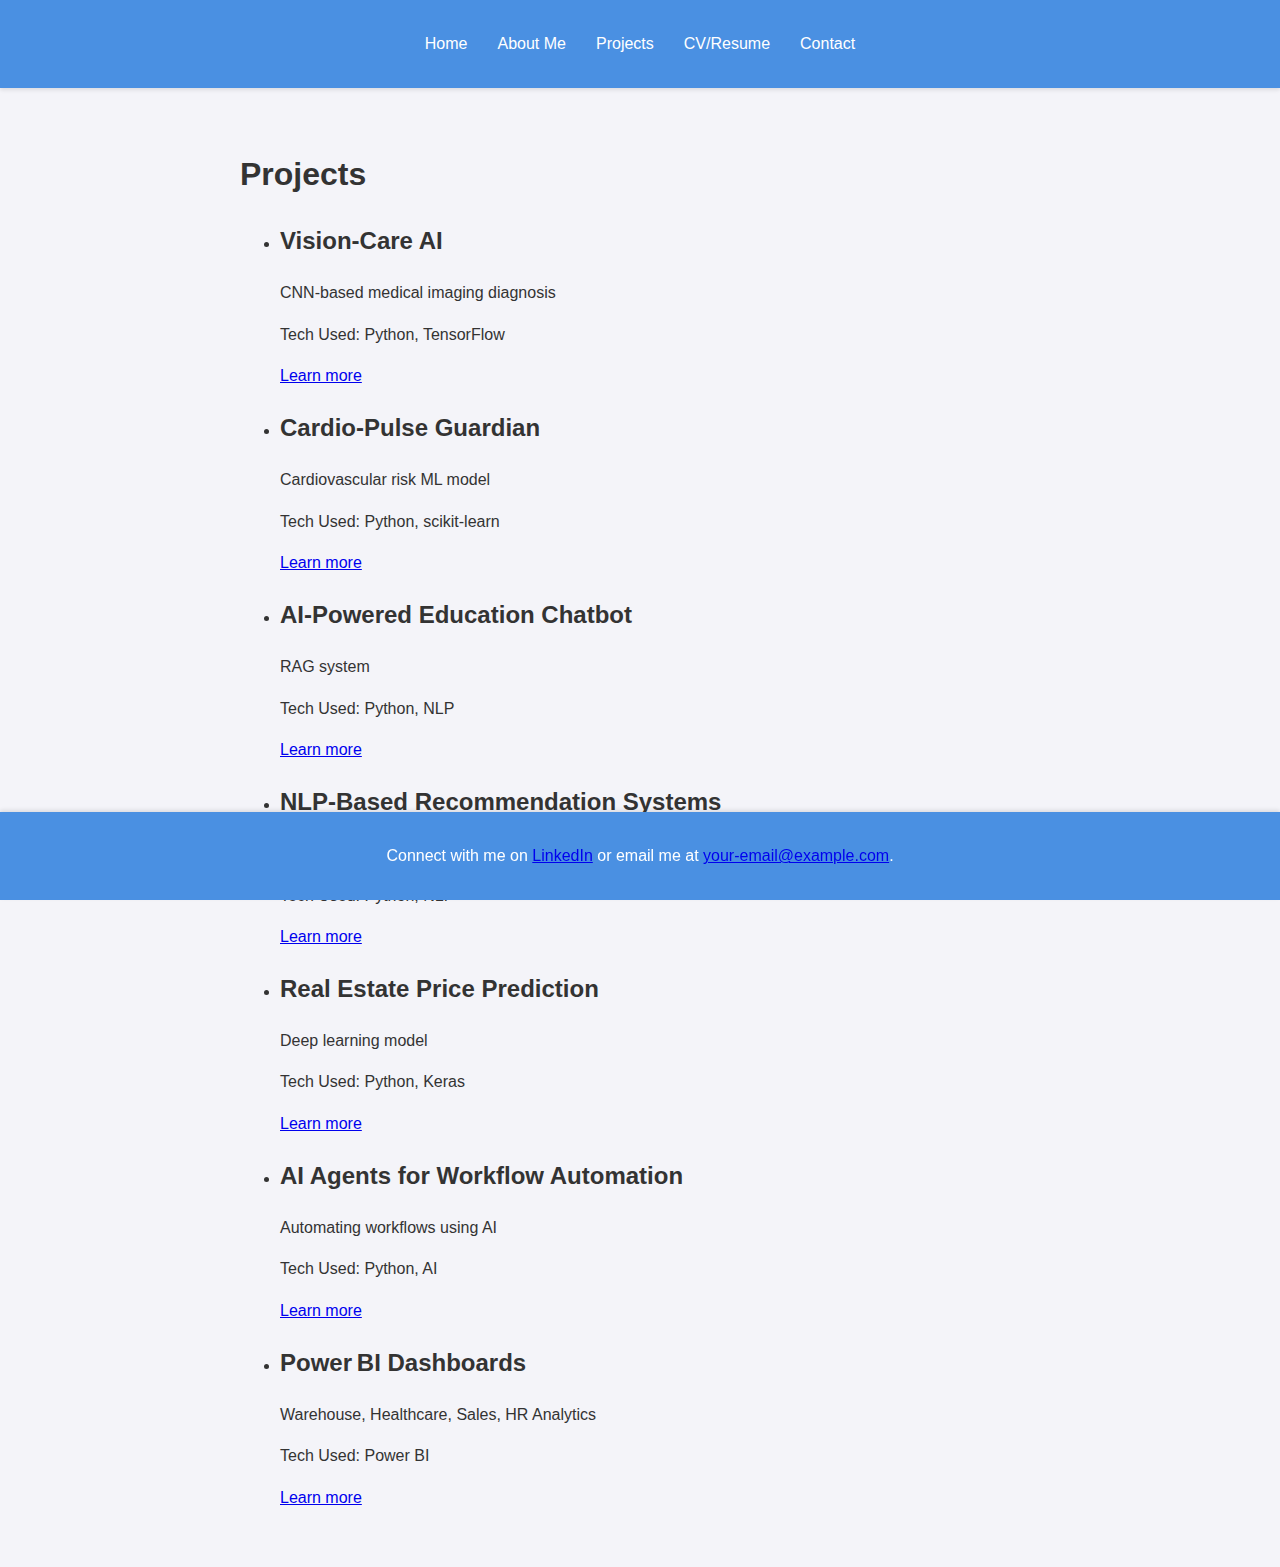
<file: dabeer/projects.html>
<!DOCTYPE html>
<html lang="en">
<head>
    <meta charset="UTF-8">
    <meta name="viewport" content="width=device-width, initial-scale=1.0">
    <meta name="description" content="Projects by Syed Dabeer Mehdi Naqvi">
    <title>Projects - Syed Dabeer Mehdi Naqvi</title>
    <link rel="stylesheet" href="styles.css">
</head>
<body>
    <header>
        <nav>
            <ul>
                <li><a href="index.html">Home</a></li>
                <li><a href="about.html">About Me</a></li>
                <li><a href="projects.html">Projects</a></li>
                <li><a href="cv.html">CV/Resume</a></li>
                <li><a href="contact.html">Contact</a></li>
            </ul>
        </nav>
    </header>
    <main>
        <h1>Projects</h1>
        <ul>
            <li>
                <h2>Vision‑Care AI</h2>
                <p>CNN‑based medical imaging diagnosis</p>
                <p>Tech Used: Python, TensorFlow</p>
                <a href="#">Learn more</a>
            </li>
            <li>
                <h2>Cardio‑Pulse Guardian</h2>
                <p>Cardiovascular risk ML model</p>
                <p>Tech Used: Python, scikit-learn</p>
                <a href="#">Learn more</a>
            </li>
            <li>
                <h2>AI‑Powered Education Chatbot</h2>
                <p>RAG system</p>
                <p>Tech Used: Python, NLP</p>
                <a href="#">Learn more</a>
            </li>
            <li>
                <h2>NLP‑Based Recommendation Systems</h2>
                <p>Resume & movie recommendations</p>
                <p>Tech Used: Python, NLP</p>
                <a href="#">Learn more</a>
            </li>
            <li>
                <h2>Real Estate Price Prediction</h2>
                <p>Deep learning model</p>
                <p>Tech Used: Python, Keras</p>
                <a href="#">Learn more</a>
            </li>
            <li>
                <h2>AI Agents for Workflow Automation</h2>
                <p>Automating workflows using AI</p>
                <p>Tech Used: Python, AI</p>
                <a href="#">Learn more</a>
            </li>
            <li>
                <h2>Power BI Dashboards</h2>
                <p>Warehouse, Healthcare, Sales, HR Analytics</p>
                <p>Tech Used: Power BI</p>
                <a href="#">Learn more</a>
            </li>
        </ul>
    </main>
    <footer>
        <p>Connect with me on <a href="https://www.linkedin.com">LinkedIn</a> or email me at <a href="mailto:your-email@example.com">your-email@example.com</a>.</p>
    </footer>
</body>
</html>
</file>
<file: styles.css>
/* Google Font Import */
@import url('https://fonts.googleapis.com/css2?family=Orbitron:wght@400;500;600;700&family=Quicksand:wght@300;400;500;600;700&family=Space+Mono:wght@400;700&display=swap');

:root {
    --primary: #6366f1;
    --primary-dark: #4f46e5;
    --secondary: #818cf8;
    --accent: #10b981;
    --dark: #0a0a1a;
    --light: #f3f4f6;
    --gray: #64748b;
    --gradient: linear-gradient(135deg, var(--primary) 0%, var(--secondary) 100%);
}

/* Reset and Base Styles */
* {
    margin: 0;
    padding: 0;
    box-sizing: border-box;
}

body {
    font-family: 'Quicksand', sans-serif;
    line-height: 1.6;
    color: var(--light);
    background-color: var(--dark);
    min-height: 100vh;
    position: relative;
    padding-bottom: 60px;
    overflow-x: hidden;
}

/* Animated Background */
body::before {
    content: '';
    position: fixed;
    top: 0;
    left: 0;
    width: 100%;
    height: 100%;
    background: 
        radial-gradient(circle at 20% 30%, rgba(99, 102, 241, 0.15) 0%, transparent 50%),
        radial-gradient(circle at 80% 70%, rgba(14, 165, 233, 0.15) 0%, transparent 50%);
    z-index: -1;
    animation: backgroundPulse 10s ease-in-out infinite alternate;
}

@keyframes backgroundPulse {
    0% {
        background-position: 0% 0%;
    }
    100% {
        background-position: 100% 100%;
    }
}

/* Floating Particles */
.particles {
    position: fixed;
    top: 0;
    left: 0;
    width: 100%;
    height: 100%;
    pointer-events: none;
    z-index: -1;
}

.particle {
    position: absolute;
    width: 2px;
    height: 2px;
    background: var(--primary);
    border-radius: 50%;
    animation: float 20s infinite linear;
}

@keyframes float {
    0% {
        transform: translateY(0) translateX(0);
        opacity: 0;
    }
    50% {
        opacity: 0.5;
    }
    100% {
        transform: translateY(-100vh) translateX(100vw);
        opacity: 0;
    }
}

/* Header and Navigation */
header {
    background: rgba(10, 10, 31, 0.95);
    backdrop-filter: blur(10px);
    color: var(--light);
    padding: 1.2rem 0;
    box-shadow: 0 2px 20px rgba(99, 102, 241, 0.2);
    position: sticky;
    top: 0;
    z-index: 1000;
    border-bottom: 1px solid rgba(99, 102, 241, 0.2);
}

nav {
    background: rgba(10, 10, 26, 0.8);
    backdrop-filter: blur(10px);
    padding: 1rem;
    position: fixed;
    width: 100%;
    top: 0;
    z-index: 1000;
}

nav ul {
    list-style: none;
    margin: 0;
    padding: 0;
    display: flex;
    justify-content: center;
    gap: 2rem;
}

nav ul li {
    margin: 0;
    position: relative;
}

nav ul li a {
    color: var(--light);
    text-decoration: none;
    font-family: 'Orbitron', sans-serif;
    font-size: 1.1rem;
    padding: 0.5rem 1rem;
    border-radius: 8px;
    transition: all 0.3s ease;
    letter-spacing: 1px;
}

nav ul li a:hover,
nav ul li a.active {
    background: linear-gradient(135deg, var(--primary) 0%, var(--secondary) 100%);
    color: var(--light);
    box-shadow: 0 0 20px rgba(99, 102, 241, 0.3);
}

/* Main Content */
main {
    padding: 6rem 2rem 2rem;
    max-width: 1200px;
    margin: 0 auto;
    animation: fadeIn 0.5s ease-in;
}

/* Home Page */
.profile-section {
    text-align: center;
    margin: 2rem 0;
    padding: 3rem;
    background: rgba(255, 255, 255, 0.03);
    border-radius: 20px;
    box-shadow: 0 8px 32px rgba(99, 102, 241, 0.1);
    backdrop-filter: blur(10px);
    border: 1px solid rgba(99, 102, 241, 0.1);
    position: relative;
    overflow: hidden;
}

.profile-section::before {
    content: '';
    position: absolute;
    top: -50%;
    left: -50%;
    width: 200%;
    height: 200%;
    background: conic-gradient(
        from 0deg,
        transparent 0%,
        rgba(99, 102, 241, 0.1) 25%,
        transparent 50%
    );
    animation: rotate 10s linear infinite;
    z-index: -1;
}

@keyframes rotate {
    from {
        transform: rotate(0deg);
    }
    to {
        transform: rotate(360deg);
    }
}

.profile-section img {
    width: 200px;
    height: 200px;
    object-fit: cover;
    border-radius: 50%;
    margin-bottom: 1.5rem;
    box-shadow: 0 0 30px rgba(99, 102, 241, 0.3);
    transition: all 0.5s ease;
    border: 4px solid transparent;
    background: var(--gradient);
    padding: 4px;
}

.profile-section img:hover {
    transform: scale(1.05) rotate(5deg);
    box-shadow: 0 0 40px rgba(99, 102, 241, 0.5);
}

.profile-section h1 {
    color: var(--light);
    margin-bottom: 1rem;
    font-size: 3rem;
    font-family: 'Orbitron', sans-serif;
    text-shadow: 0 0 10px rgba(99, 102, 241, 0.5);
    letter-spacing: 2px;
}

.profile-section .lead {
    font-size: 1.5rem;
    color: var(--light);
    margin-bottom: 0.5rem;
    opacity: 0.9;
    font-family: 'Quicksand', sans-serif;
    font-weight: 500;
}

.profile-section .subtitle {
    font-size: 1.2rem;
    color: var(--secondary);
    margin-bottom: 2rem;
    font-family: 'Space Mono', monospace;
    letter-spacing: 1px;
    opacity: 0.9;
}

.tech-stack {
    display: flex;
    justify-content: center;
    gap: 1rem;
    margin: 2rem 0;
    flex-wrap: wrap;
    position: relative;
    padding: 1rem;
}

.tech-tag {
    background: rgba(99, 102, 241, 0.05);
    color: var(--light);
    padding: 0.8rem 1.5rem;
    border-radius: 12px;
    font-size: 0.9rem;
    font-family: 'Space Mono', monospace;
    border: 1px solid rgba(99, 102, 241, 0.2);
    transition: all 0.4s cubic-bezier(0.175, 0.885, 0.32, 1.275);
    position: relative;
    overflow: hidden;
    display: flex;
    align-items: center;
    gap: 0.5rem;
    backdrop-filter: blur(5px);
    cursor: default;
}

.tech-tag::before {
    content: '';
    position: absolute;
    top: -2px;
    left: -2px;
    right: -2px;
    bottom: -2px;
    background: linear-gradient(45deg, 
        var(--primary), 
        var(--secondary), 
        var(--accent),
        var(--primary)
    );
    border-radius: 13px;
    z-index: -2;
    opacity: 0;
    transition: opacity 0.4s ease;
}

.tech-tag::after {
    content: '';
    position: absolute;
    inset: 0;
    background: rgba(10, 10, 31, 0.9);
    border-radius: 11px;
    z-index: -1;
}

.tech-tag:hover {
    transform: translateY(-3px) scale(1.05);
    box-shadow: 0 10px 20px rgba(99, 102, 241, 0.2);
    border-color: transparent;
}

.tech-tag:hover::before {
    opacity: 1;
    animation: borderRotate 4s linear infinite;
}

@keyframes borderRotate {
    0% {
        transform: rotate(0deg);
    }
    100% {
        transform: rotate(360deg);
    }
}

.tech-tag i {
    font-size: 1.1em;
    color: var(--secondary);
}

/* Add tech tag variations */
.tech-tag[data-type="ai"] {
    border-color: rgba(99, 102, 241, 0.3);
}

.tech-tag[data-type="ai"]::before {
    background: linear-gradient(45deg, #6366f1, #0ea5e9);
}

.tech-tag[data-type="framework"] {
    border-color: rgba(14, 165, 233, 0.3);
}

.tech-tag[data-type="framework"]::before {
    background: linear-gradient(45deg, #0ea5e9, #10b981);
}

.tech-tag[data-type="language"] {
    border-color: rgba(16, 185, 129, 0.3);
}

.tech-tag[data-type="language"]::before {
    background: linear-gradient(45deg, #10b981, #6366f1);
}

/* Add icons for tech tags */
.tech-tag[data-icon]::before {
    font-family: "Font Awesome 5 Free";
    font-weight: 900;
    margin-right: 0.5rem;
}

/* Projects Grid */
.projects-grid {
    display: grid;
    grid-template-columns: repeat(auto-fit, minmax(300px, 1fr));
    gap: 2rem;
    padding: 1rem 0;
}

.project-card {
    background: rgba(255, 255, 255, 0.03);
    border-radius: 16px;
    padding: 1.5rem;
    box-shadow: 0 4px 20px rgba(99, 102, 241, 0.1);
    backdrop-filter: blur(10px);
    border: 1px solid rgba(99, 102, 241, 0.1);
    transition: all 0.4s ease;
    position: relative;
    overflow: hidden;
}

.project-card::before {
    content: '';
    position: absolute;
    top: 0;
    left: 0;
    width: 100%;
    height: 100%;
    background: linear-gradient(45deg, transparent, rgba(99, 102, 241, 0.1), transparent);
    transform: translateX(-100%);
    transition: 0.5s;
}

.project-card:hover::before {
    transform: translateX(100%);
}

.project-card:hover {
    transform: translateY(-10px) scale(1.02);
    box-shadow: 0 8px 30px rgba(99, 102, 241, 0.2);
    border-color: var(--primary);
}

.project-card h2 {
    color: var(--light);
    margin-bottom: 1rem;
    font-family: 'Orbitron', sans-serif;
    font-size: 1.4rem;
    letter-spacing: 1px;
}

.project-card p {
    color: var(--light);
    opacity: 0.8;
    font-family: 'Quicksand', sans-serif;
    font-weight: 400;
    line-height: 1.7;
}

.project-card .tech {
    color: var(--secondary);
    font-size: 0.9rem;
    font-family: 'Space Mono', monospace;
    margin-top: 1rem;
    letter-spacing: 0.5px;
}

.project-card a {
    display: inline-block;
    margin-top: 1rem;
    color: var(--primary);
    text-decoration: none;
    font-weight: 500;
    transition: all 0.3s ease;
    font-family: 'Space Mono', monospace;
}

.project-card a:hover {
    color: var(--secondary);
    transform: translateX(5px);
}

/* Contact Form */
form {
    max-width: 600px;
    margin: 2rem auto;
    background: rgba(255, 255, 255, 0.03);
    padding: 2rem;
    border-radius: 16px;
    box-shadow: 0 8px 32px rgba(99, 102, 241, 0.1);
    backdrop-filter: blur(10px);
    border: 1px solid rgba(99, 102, 241, 0.1);
}

form label {
    display: block;
    margin-top: 1rem;
    font-weight: 600;
    color: var(--light);
    font-family: 'Quicksand', sans-serif;
    letter-spacing: 0.5px;
}

form input,
form textarea {
    width: 100%;
    padding: 1rem;
    margin-top: 0.5rem;
    border: 1px solid rgba(99, 102, 241, 0.2);
    border-radius: 8px;
    font-size: 1rem;
    background: rgba(255, 255, 255, 0.05);
    color: var(--light);
    transition: all 0.3s ease;
    font-family: 'Quicksand', sans-serif;
}

form input:focus,
form textarea:focus {
    outline: none;
    border-color: var(--primary);
    box-shadow: 0 0 0 2px rgba(99, 102, 241, 0.2);
    background: rgba(255, 255, 255, 0.1);
}

form textarea {
    min-height: 150px;
    resize: vertical;
}

form button {
    width: 100%;
    padding: 1rem;
    margin-top: 1.5rem;
    border: none;
    border-radius: 8px;
    background: var(--gradient);
    color: white;
    font-size: 1rem;
    font-weight: 600;
    cursor: pointer;
    transition: all 0.3s ease;
    font-family: 'Orbitron', sans-serif;
    letter-spacing: 1px;
    text-transform: uppercase;
    position: relative;
    overflow: hidden;
}

form button::before {
    content: '';
    position: absolute;
    top: 0;
    left: -100%;
    width: 100%;
    height: 100%;
    background: linear-gradient(
        90deg,
        transparent,
        rgba(255, 255, 255, 0.2),
        transparent
    );
    transition: 0.5s;
}

form button:hover::before {
    left: 100%;
}

form button:hover {
    transform: translateY(-2px);
    box-shadow: 0 5px 15px rgba(99, 102, 241, 0.3);
}

/* Footer */
footer {
    background: rgba(10, 10, 31, 0.9);
    backdrop-filter: blur(10px);
    color: var(--light);
    text-align: center;
    padding: 1rem 0;
    position: absolute;
    bottom: 0;
    width: 100%;
    border-top: 1px solid rgba(99, 102, 241, 0.2);
}

footer a {
    color: var(--primary);
    text-decoration: none;
    font-weight: 500;
    transition: color 0.3s ease;
}

footer a:hover {
    color: var(--secondary);
}

.contact-info {
    margin-top: 1rem;
    font-family: 'Space Mono', monospace;
    font-size: 0.9rem;
    color: var(--light);
}

/* Animations */
@keyframes fadeIn {
    from {
        opacity: 0;
        transform: translateY(20px);
    }
    to {
        opacity: 1;
        transform: translateY(0);
    }
}

/* Responsive Design */
@media screen and (max-width: 768px) {
    /* Navigation */
    nav {
        padding: 0.5rem;
        position: fixed;
        bottom: 0;
        top: auto;
        background: rgba(10, 10, 26, 0.95);
    }

    nav ul {
        display: flex;
        justify-content: space-around;
        align-items: center;
        padding: 0.5rem;
        gap: 0;
    }

    nav ul li {
        flex: 1;
        text-align: center;
    }

    nav ul li a {
        font-size: 0.9rem;
        padding: 0.5rem;
        display: block;
        border-radius: 4px;
    }

    /* Main Content */
    main {
        padding: 2rem 1rem 5rem;
    }

    /* Profile Image */
    .profile-image {
        width: 150px;
        height: 150px;
        margin: 1rem auto;
    }

    /* Hero Section */
    .hero-content {
        text-align: center;
        padding: 1rem;
    }

    .hero-content h1 {
        font-size: 1.8rem;
        margin-bottom: 1rem;
    }

    .hero-content p {
        font-size: 1rem;
        margin-bottom: 1.5rem;
    }

    /* Tech Stack */
    .tech-stack {
        grid-template-columns: repeat(2, 1fr);
        gap: 0.8rem;
        padding: 0.5rem;
    }

    .tech-tag {
        padding: 0.8rem;
        font-size: 0.9rem;
    }

    /* Contact Form */
    .contact-form {
        width: 100%;
        padding: 1rem;
        margin: 1rem 0;
    }

    .contact-form input,
    .contact-form textarea {
        padding: 0.8rem;
        margin-bottom: 1rem;
    }

    /* Buttons */
    .btn {
        padding: 0.8rem 1.5rem;
        font-size: 0.9rem;
    }

    /* About Page */
    .about-content {
        padding: 0.75rem;
        margin: 0;
        width: 100%;
    }

    .about-text {
        margin: 0;
        padding: 0;
        width: 100%;
    }

    .about-text h2 {
        font-size: 1.3rem;
        margin: 1rem 0;
        padding: 0.5rem;
        text-align: left;
    }

    .about-text h2::before {
        display: none;  /* Remove arrow mark */
    }

    .about-text p {
        font-size: 0.9rem;
        padding: 1rem;
        margin: 0.5rem 0;
        text-align: left;
        word-wrap: break-word;
        overflow-wrap: break-word;
        hyphens: auto;
        width: 100%;
        box-sizing: border-box;
        background: rgba(255, 255, 255, 0.03);
        border-radius: 8px;
        border: 1px solid rgba(99, 102, 241, 0.1);
    }

    .expertise-grid {
        grid-template-columns: 1fr;
        gap: 0.8rem;
        padding: 0.5rem;
        width: 100%;
        margin: 0;
    }

    .expertise-card {
        padding: 1rem;
        margin: 0.5rem 0;
        width: 100%;
        box-sizing: border-box;
    }

    .expertise-card h3 {
        font-size: 1.1rem;
        margin-bottom: 0.8rem;
        text-align: left;
    }

    .expertise-card ul {
        padding-left: 1rem;
    }

    .expertise-card ul li {
        font-size: 0.85rem;
        margin-bottom: 0.5rem;
        text-align: left;
        line-height: 1.4;
    }

    .education-section {
        padding: 0.5rem;
        margin: 0;
        width: 100%;
    }

    .education-item {
        padding: 1rem;
        margin: 0.5rem 0;
        width: 100%;
        box-sizing: border-box;
    }

    .education-item h3 {
        font-size: 1rem;
        margin-bottom: 0.8rem;
        text-align: left;
    }

    .education-item ul {
        padding-left: 1rem;
    }

    .education-item ul li {
        font-size: 0.85rem;
        margin-bottom: 0.5rem;
        text-align: left;
        line-height: 1.4;
    }
}

/* Tablet Specific Styles */
@media screen and (min-width: 769px) and (max-width: 1024px) {
    .tech-stack {
        grid-template-columns: repeat(3, 1fr);
    }

    .expertise-grid {
        grid-template-columns: repeat(2, 1fr);
    }

    main {
        padding: 2rem;
    }
}

/* Larger Screens */
@media screen and (min-width: 1025px) {
    .container {
        max-width: 1200px;
        margin: 0 auto;
    }

    .tech-stack {
        grid-template-columns: repeat(4, 1fr);
    }

    .expertise-grid {
        grid-template-columns: repeat(3, 1fr);
    }
}

/* Touch Device Optimizations */
@media (hover: none) {
    .tech-tag:hover,
    .expertise-card:hover,
    nav ul li a:hover {
        transform: none;
    }

    .contact-form button:active,
    .download-button:active {
        transform: scale(0.98);
    }
}

/* Dark Mode Support */
@media (prefers-color-scheme: dark) {
    :root {
        --primary: #6366f1;
        --secondary: #818cf8;
        --dark: #1f2937;
        --light: #f3f4f6;
    }
}

/* Print Styles */
@media print {
    .particles {
        display: none;
    }

    body {
        background: white;
        color: black;
    }

    nav {
        display: none;
    }

    main {
        padding: 0;
    }

    .tech-tag,
    .expertise-card {
        break-inside: avoid;
    }
}

/* About Page Specific Styles */
.about-content {
    display: grid;
    grid-template-columns: repeat(auto-fit, minmax(300px, 1fr));
    gap: 2rem;
    padding: 1.5rem;
}

.about-card {
    background: rgba(255, 255, 255, 0.03);
    border-radius: 12px;
    padding: 2rem;
    border: 1px solid rgba(99, 102, 241, 0.1);
    backdrop-filter: blur(10px);
    transition: transform 0.3s ease, box-shadow 0.3s ease;
}

.about-card:hover {
    transform: translateY(-5px);
    box-shadow: 0 8px 32px rgba(99, 102, 241, 0.2);
}

.about-card h2 {
    color: var(--light);
    font-size: 1.8rem;
    margin-bottom: 1.5rem;
    font-family: 'Orbitron', sans-serif;
    opacity: 0.9;
}

.about-card p {
    color: var(--light);
    opacity: 0.8;
    margin-bottom: 1.5rem;
    line-height: 1.8;
    font-size: 1rem;
}

.expertise-grid {
    display: grid;
    grid-template-columns: repeat(auto-fit, minmax(300px, 1fr));
    gap: 2rem;
    padding: 1.5rem;
}

.expertise-card {
    background: rgba(255, 255, 255, 0.03);
    border-radius: 12px;
    padding: 2rem;
    border: 1px solid rgba(99, 102, 241, 0.1);
    backdrop-filter: blur(10px);
    transition: transform 0.3s ease, box-shadow 0.3s ease;
}

.expertise-card:hover {
    transform: translateY(-5px);
    box-shadow: 0 8px 32px rgba(99, 102, 241, 0.2);
}

.expertise-card h3 {
    color: var(--light);
    font-size: 1.5rem;
    margin-bottom: 1.2rem;
    font-family: 'Orbitron', sans-serif;
    opacity: 0.9;
}

.expertise-card ul {
    list-style: none;
    padding-left: 0;
}

.expertise-card ul li {
    color: var(--light);
    opacity: 0.8;
    margin-bottom: 1rem;
    font-size: 1rem;
    line-height: 1.6;
}

@media screen and (max-width: 768px) {
    .about-content,
    .expertise-grid {
        grid-template-columns: 1fr;
        gap: 1rem;
        padding: 1rem;
    }

    .about-card,
    .expertise-card {
        padding: 1.5rem;
        margin-bottom: 1rem;
    }

    .about-card h2,
    .expertise-card h3 {
        font-size: 1.3rem;
        margin-bottom: 1rem;
    }

    .about-card p,
    .expertise-card ul li {
        font-size: 0.9rem;
        margin-bottom: 0.8rem;
    }
}

/* Enhanced AI Engineer Aesthetic */
.profile-section::after {
    content: '';
    position: absolute;
    top: 0;
    left: 0;
    width: 100%;
    height: 100%;
    background: 
        radial-gradient(circle at 10% 90%, rgba(99, 102, 241, 0.1) 0%, transparent 40%),
        radial-gradient(circle at 90% 10%, rgba(14, 165, 233, 0.1) 0%, transparent 40%);
    z-index: -1;
    opacity: 0.5;
}

.tech-stack {
    position: relative;
    z-index: 1;
}

.tech-stack::before {
    content: '';
    position: absolute;
    top: -10px;
    left: -10px;
    right: -10px;
    bottom: -10px;
    background: linear-gradient(45deg, rgba(99, 102, 241, 0.1), rgba(14, 165, 233, 0.1));
    border-radius: 25px;
    z-index: -1;
    filter: blur(10px);
}

/* Matrix-like Animation for Particles */
@keyframes matrixFloat {
    0% {
        transform: translateY(0) translateX(0);
        opacity: 0;
    }
    50% {
        opacity: 0.5;
    }
    100% {
        transform: translateY(-100vh) translateX(20px);
        opacity: 0;
    }
}

.particle {
    animation: matrixFloat 15s infinite linear;
    box-shadow: 0 0 10px var(--primary);
}

/* CV Page Styles */
.cv-container {
    text-align: center;
    padding: 4rem 2rem;
    background: rgba(255, 255, 255, 0.03);
    border-radius: 20px;
    box-shadow: 0 8px 32px rgba(99, 102, 241, 0.1);
    backdrop-filter: blur(10px);
    border: 1px solid rgba(99, 102, 241, 0.1);
    margin: 2rem auto;
    max-width: 800px;
}

.cv-container h1 {
    color: var(--light);
    font-family: 'Orbitron', sans-serif;
    font-size: 3rem;
    margin-bottom: 3rem;
    text-shadow: 0 0 20px rgba(99, 102, 241, 0.3);
    letter-spacing: 4px;
}

.download-section {
    margin-top: 2rem;
}

.download-button {
    display: inline-flex;
    align-items: center;
    gap: 10px;
    background: linear-gradient(135deg, var(--primary) 0%, var(--secondary) 100%);
    color: var(--light);
    padding: 1rem 2rem;
    border-radius: 12px;
    text-decoration: none;
    font-family: 'Orbitron', sans-serif;
    font-weight: 500;
    letter-spacing: 1px;
    transition: all 0.3s ease;
    border: 2px solid transparent;
    box-shadow: 0 4px 15px rgba(99, 102, 241, 0.3);
    position: relative;
    overflow: hidden;
}

.download-button:hover {
    transform: translateY(-2px);
    box-shadow: 0 8px 25px rgba(99, 102, 241, 0.5);
    border-color: var(--light);
}

.download-button::before {
    content: '';
    position: absolute;
    top: 0;
    left: -100%;
    width: 100%;
    height: 100%;
    background: linear-gradient(
        90deg,
        transparent,
        rgba(255, 255, 255, 0.2),
        transparent
    );
    transition: 0.5s;
}

.download-button:hover::before {
    left: 100%;
}

.download-button i {
    font-size: 1.2rem;
}

/* Direct Contact Section Styles */
.direct-contact-section {
    background: rgba(255, 255, 255, 0.03);
    border-radius: 20px;
    padding: 2rem;
    margin: 2rem auto;
    max-width: 800px;
    box-shadow: 0 8px 32px rgba(99, 102, 241, 0.1);
    backdrop-filter: blur(10px);
    border: 1px solid rgba(99, 102, 241, 0.1);
}

.direct-contact-section h2 {
    color: var(--light);
    font-family: 'Orbitron', sans-serif;
    font-size: 2rem;
    text-align: center;
    margin-bottom: 2rem;
    text-shadow: 0 0 10px rgba(99, 102, 241, 0.3);
    letter-spacing: 2px;
}

.direct-contact-grid {
    display: grid;
    gap: 1.5rem;
    padding: 1rem;
}

.contact-item {
    display: flex;
    align-items: center;
    gap: 1rem;
    padding: 1rem;
    background: rgba(99, 102, 241, 0.1);
    border-radius: 12px;
    transition: all 0.3s ease;
    border: 1px solid rgba(99, 102, 241, 0.2);
}

.contact-item:hover {
    transform: translateY(-2px);
    background: rgba(99, 102, 241, 0.15);
    box-shadow: 0 4px 20px rgba(99, 102, 241, 0.2);
    border-color: var(--primary);
}

.contact-item i {
    font-size: 1.5rem;
    color: var(--primary);
    width: 40px;
    height: 40px;
    display: flex;
    align-items: center;
    justify-content: center;
    background: rgba(99, 102, 241, 0.1);
    border-radius: 50%;
    transition: all 0.3s ease;
}

.contact-item:hover i {
    transform: scale(1.1);
    color: var(--light);
    background: var(--primary);
}

.contact-label {
    color: var(--gray);
    font-family: 'Space Mono', monospace;
    font-size: 0.9rem;
    min-width: 80px;
}

.contact-value {
    color: var(--light);
    text-decoration: none;
    font-family: 'Quicksand', sans-serif;
    font-weight: 500;
    transition: all 0.3s ease;
    flex: 1;
}

.contact-value:hover {
    color: var(--primary);
    text-shadow: 0 0 10px rgba(99, 102, 241, 0.3);
}

@media (max-width: 768px) {
    .contact-item {
        flex-direction: column;
        text-align: center;
        padding: 1.5rem;
    }

    .contact-label {
        min-width: auto;
        margin: 0.5rem 0;
    }

    .contact-value {
        font-size: 0.9rem;
    }
}

/* Education and Experience Sections */
.education-section,
.experience-section {
    display: grid;
    grid-template-columns: repeat(auto-fit, minmax(300px, 1fr));
    gap: 2rem;
    margin: 2rem 0;
}

.education-item,
.experience-item {
    background: rgba(255, 255, 255, 0.05);
    border-radius: 15px;
    padding: 1.5rem;
    backdrop-filter: blur(10px);
    border: 1px solid rgba(255, 255, 255, 0.1);
    transition: transform 0.3s ease, box-shadow 0.3s ease;
}

.education-item:hover,
.experience-item:hover {
    transform: translateY(-5px);
    box-shadow: 0 10px 20px rgba(0, 0, 0, 0.2);
}

.education-item h3,
.experience-item h3 {
    color: var(--accent-color);
    margin-bottom: 1rem;
    font-size: 1.2rem;
}

.education-item ul,
.experience-item ul {
    list-style-type: none;
    padding-left: 0;
}

.education-item ul li,
.experience-item ul li {
    margin-bottom: 0.8rem;
    position: relative;
    padding-left: 1.5rem;
    color: var(--text-color);
}

.education-item ul li:before,
.experience-item ul li:before {
    content: "▹";
    position: absolute;
    left: 0;
    color: var(--accent-color);
}

/* Mobile Responsiveness for Education and Experience */
@media (max-width: 768px) {
    .education-section,
    .experience-section {
        grid-template-columns: 1fr;
        gap: 1rem;
    }

    .education-item,
    .experience-item {
        padding: 1rem;
    }

    .education-item h3,
    .experience-item h3 {
        font-size: 1.1rem;
    }

    .education-item ul li,
    .experience-item ul li {
        font-size: 0.9rem;
    }
}

.section-title {
    color: var(--light);
    font-size: 2rem;
    margin: 3rem 0 2rem;
    font-family: 'Orbitron', sans-serif;
    text-align: center;
    opacity: 0.9;
}

.about-card .education-item {
    background: none;
    border: none;
    padding: 0;
    margin-bottom: 2rem;
}

.about-card .education-item:last-child {
    margin-bottom: 0;
}

.about-card .education-item h3 {
    color: var(--light);
    font-size: 1.3rem;
    margin-bottom: 0.5rem;
    font-family: 'Orbitron', sans-serif;
    opacity: 0.9;
}

.about-card .education-item p {
    color: var(--light);
    opacity: 0.8;
    margin-bottom: 0.5rem;
    font-size: 0.9rem;
}

.about-card .research-list {
    list-style: none;
    padding-left: 0;
}

.about-card .research-list li {
    color: var(--light);
    opacity: 0.8;
    margin-bottom: 1rem;
    font-size: 1rem;
    line-height: 1.6;
    position: relative;
    padding-left: 1.5rem;
}

.about-card .research-list li:before {
    content: "→";
    position: absolute;
    left: 0;
    color: var(--primary);
}

@media screen and (max-width: 768px) {
    .section-title {
        font-size: 1.5rem;
        margin: 2rem 0 1rem;
        padding: 0 1rem;
    }

    .about-card .education-item h3 {
        font-size: 1.1rem;
    }

    .about-card .education-item p {
        font-size: 0.85rem;
    }

    .about-card .research-list li {
        font-size: 0.9rem;
        margin-bottom: 0.8rem;
        padding-left: 1.2rem;
    }
}
</file>
<file: dabeer/styles.css>
body {
    font-family: 'Roboto', sans-serif;
    margin: 0;
    padding: 0;
    line-height: 1.6;
    color: #333;
    background-color: #f4f4f9;
}

header {
    background: #4a90e2;
    color: #fff;
    padding: 15px 0;
    box-shadow: 0 2px 4px rgba(0, 0, 0, 0.1);
}

nav ul {
    list-style: none;
    padding: 0;
    display: flex;
    justify-content: center;
}

nav ul li {
    margin: 0 15px;
}

nav ul li a {
    color: #fff;
    text-decoration: none;
    font-weight: 500;
    transition: color 0.3s ease;
}

nav ul li a:hover {
    color: #d1eaff;
}

main {
    padding: 40px 20px;
    max-width: 800px;
    margin: 0 auto;
}

footer {
    background: #4a90e2;
    color: #fff;
    text-align: center;
    padding: 15px 0;
    position: fixed;
    width: 100%;
    bottom: 0;
    box-shadow: 0 -2px 4px rgba(0, 0, 0, 0.1);
}

img {
    max-width: 100%;
    height: auto;
    border-radius: 8px;
    box-shadow: 0 4px 8px rgba(0, 0, 0, 0.1);
}

form {
    max-width: 600px;
    margin: 0 auto;
    background: #fff;
    padding: 20px;
    border-radius: 8px;
    box-shadow: 0 4px 8px rgba(0, 0, 0, 0.1);
}

form label {
    display: block;
    margin-top: 10px;
    font-weight: 500;
}

form input, form textarea {
    width: 100%;
    padding: 10px;
    margin-top: 5px;
    border: 1px solid #ddd;
    border-radius: 4px;
    font-size: 16px;
}

form button {
    background: #4a90e2;
    color: #fff;
    border: none;
    padding: 12px 25px;
    cursor: pointer;
    margin-top: 15px;
    border-radius: 4px;
    transition: background 0.3s ease;
}

form button:hover {
    background: #357ab8;
}

/* Education and Experience Sections */
.education-section,
.experience-section {
    margin: 2rem 0;
    padding: 1rem;
    background: rgba(255, 255, 255, 0.05);
    border-radius: 15px;
    backdrop-filter: blur(10px);
    border: 1px solid rgba(255, 255, 255, 0.1);
}

.education-item,
.experience-item {
    margin-bottom: 1.5rem;
    padding: 1rem;
    border-left: 3px solid var(--accent-color);
}

.education-item:last-child,
.experience-item:last-child {
    margin-bottom: 0;
}

.education-item h3,
.experience-item h3 {
    color: var(--accent-color);
    margin-bottom: 1rem;
    font-size: 1.1rem;
}

.education-item ul,
.experience-item ul {
    list-style-type: none;
    padding-left: 1rem;
}

.education-item ul li,
.experience-item ul li {
    margin-bottom: 0.5rem;
    position: relative;
    padding-left: 1.5rem;
}

.education-item ul li:before,
.experience-item ul li:before {
    content: "▹";
    position: absolute;
    left: 0;
    color: var(--accent-color);
}

/* Mobile Responsiveness for Education and Experience */
@media (max-width: 768px) {
    .education-item h3,
    .experience-item h3 {
        font-size: 1rem;
    }

    .education-item,
    .experience-item {
        padding: 0.8rem;
    }

    .education-item ul li,
    .experience-item ul li {
        font-size: 0.9rem;
    }
}
</file>
